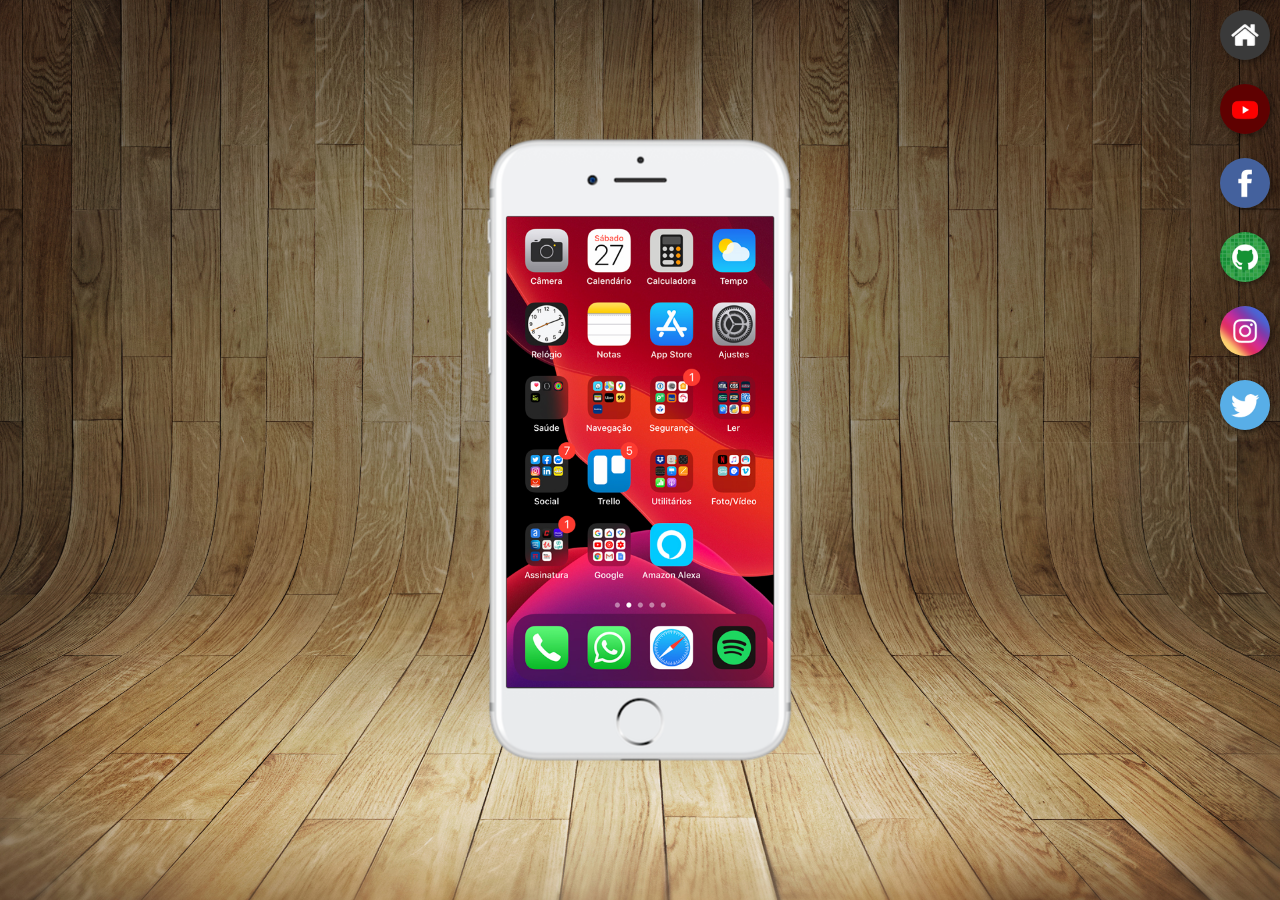
<file: index.html>
<!DOCTYPE html>
<html lang="pt-br">
<head>
    <meta charset="UTF-8">
    <meta name="viewport" content="width=device-width, initial-scale=1.0">
    <link rel="shortcut icon" href="favicon.ico" type="image/x-icon">
    <link rel="stylesheet" href="estilos/style.css">
    <title>Projeto Redes Sociais</title>
</head>
<body>
    <main>
        <section id="telefone">
            <iframe src="home.html" name="tela" id="tela" frameborder="0">Seu dispositivo não suporta esse conteúdo.</iframe>
        </section>
        <section id="redes-sociais">
            <a href="home.html" target="tela"><img src="imagens/logo-home.jpg" alt="Home"></a><br>
            <a href="youtube.html" target="tela"><img src="imagens/logo-youtube.jpg" alt="Youtube"></a><br>
            <a href="facebook.html" target="tela"><img src="imagens/logo-facebook.jpg" alt="Facebook"></a><br>
            <a href="github.html" target="tela"><img src="imagens/logo-github.jpg" alt="Github"></a><br>
            <a href="instagram.html" target="tela"><img src="imagens/logo-instagram.jpg" alt="Instagram"></a><br>
            <a href="twitter.html" target="tela"><img src="imagens/logo-twitter.jpg" alt="Twitter"></a><br>
        </section>
    </main>
</body>
</html>
</file>
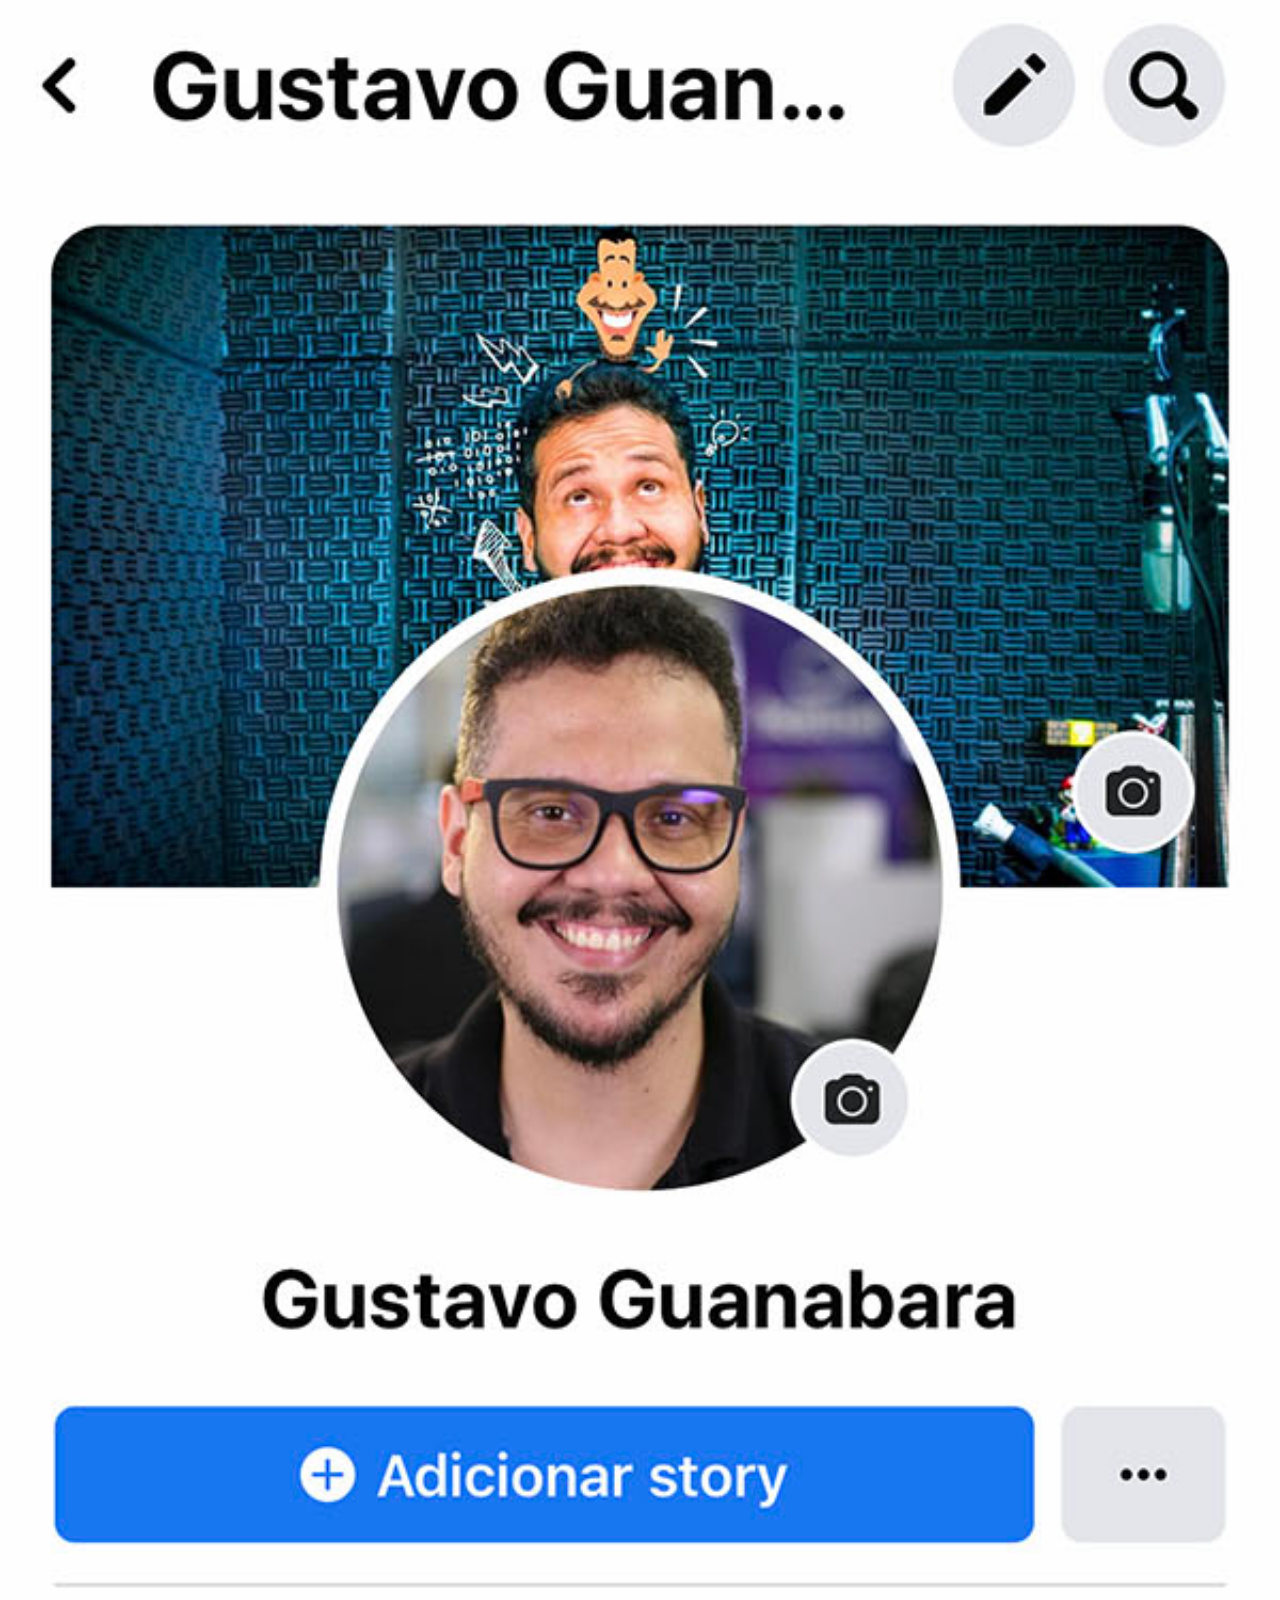
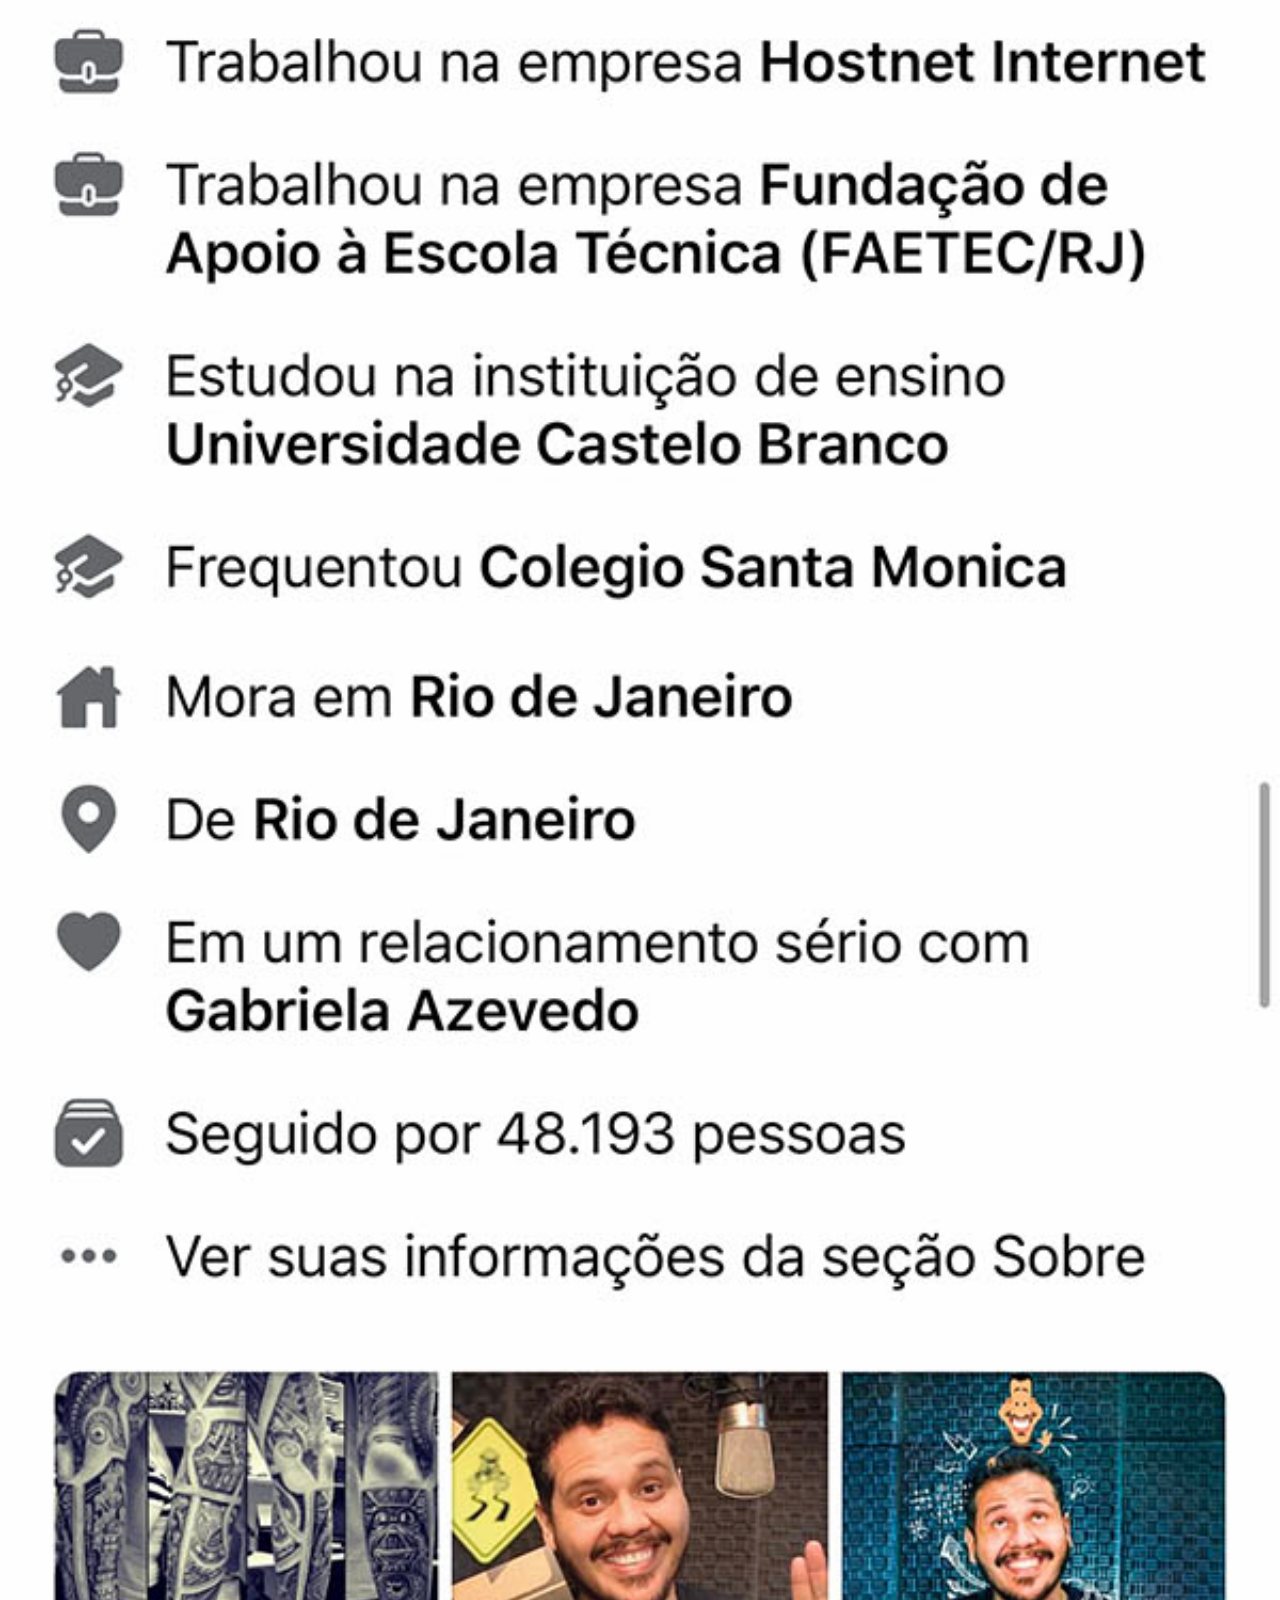
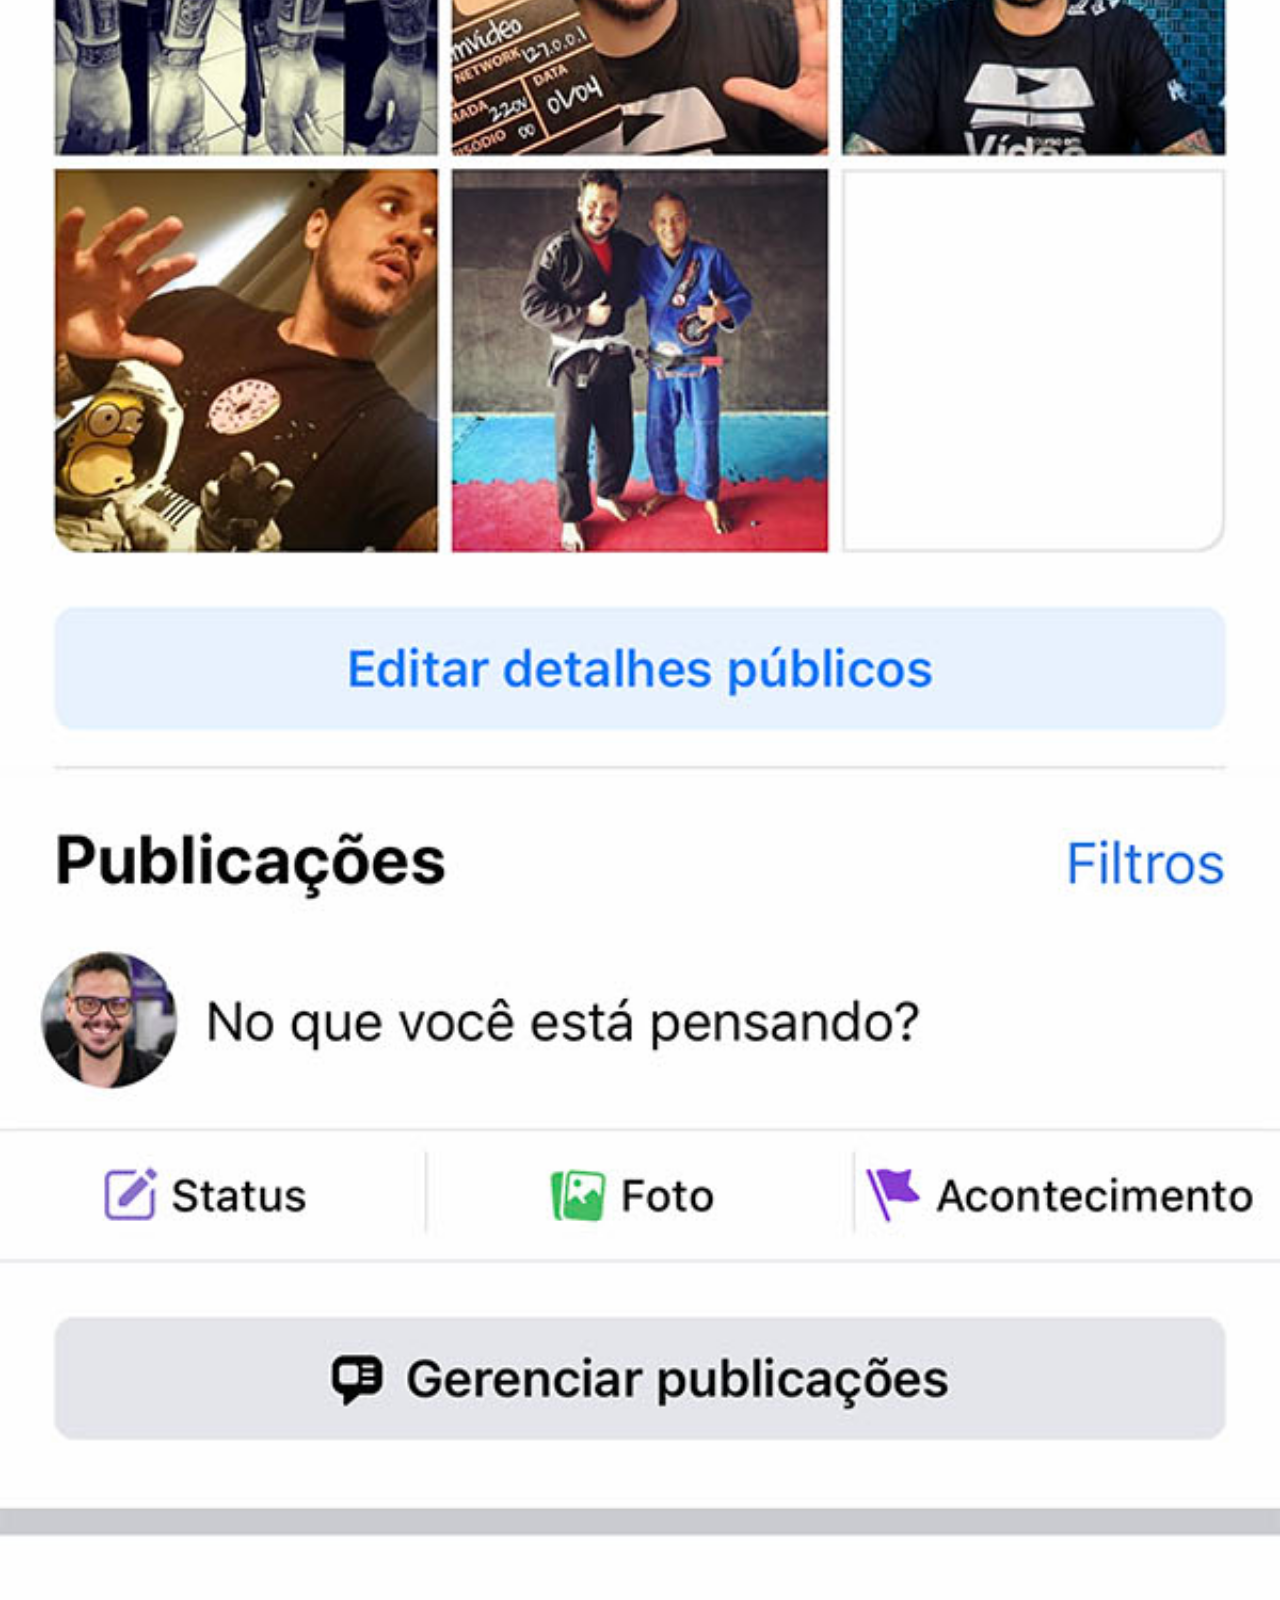
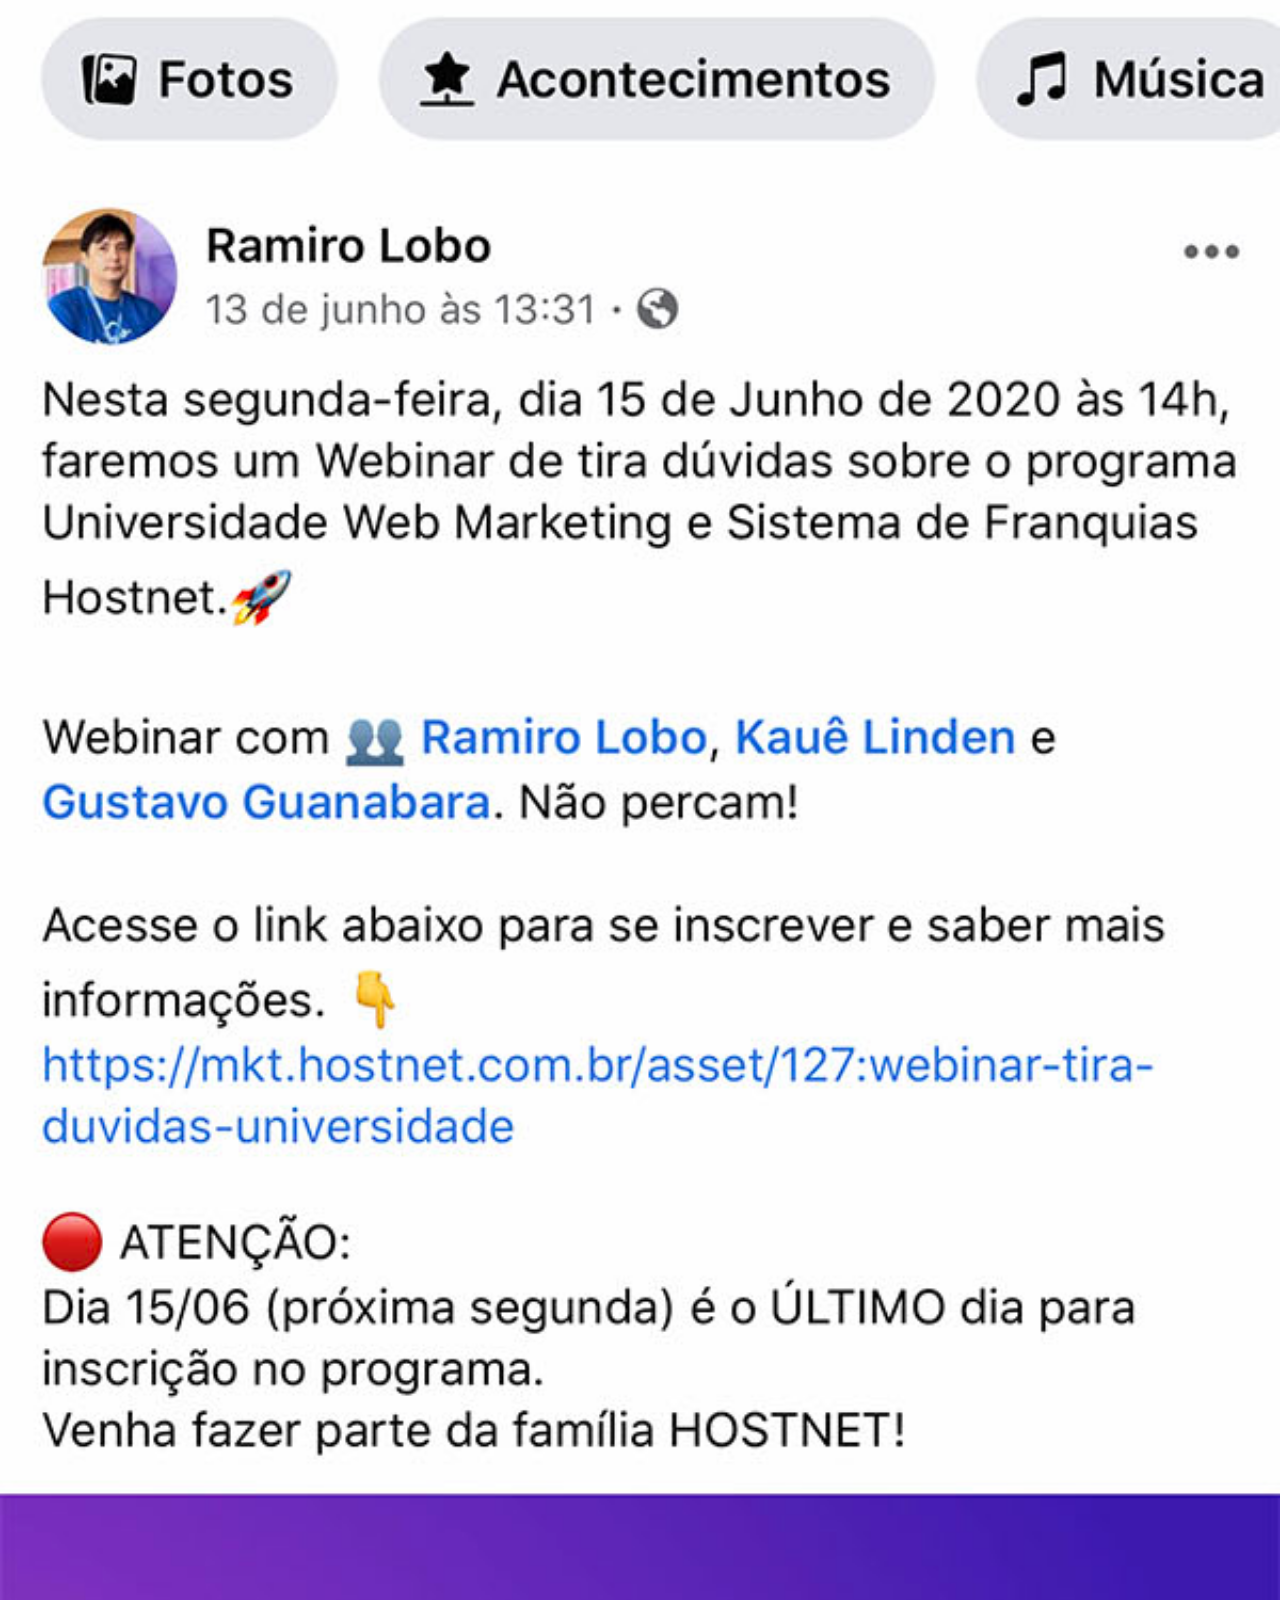
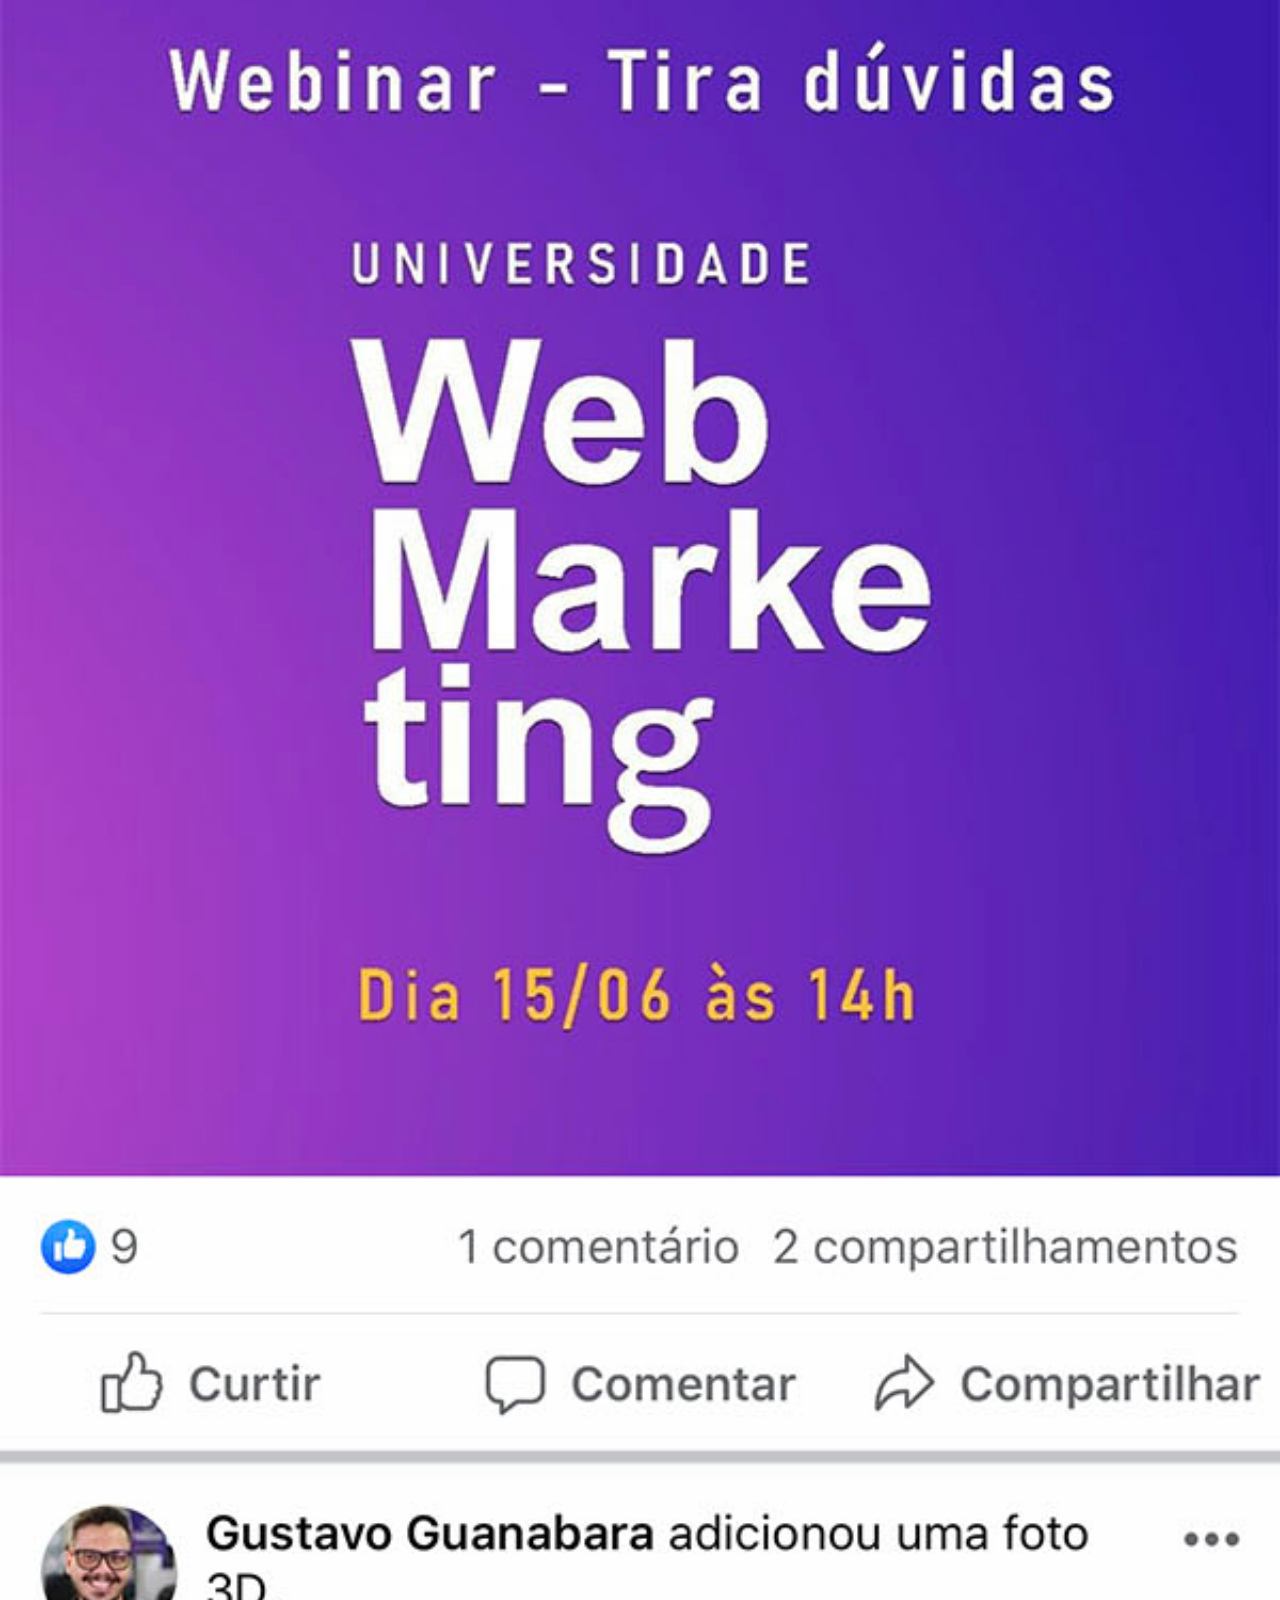
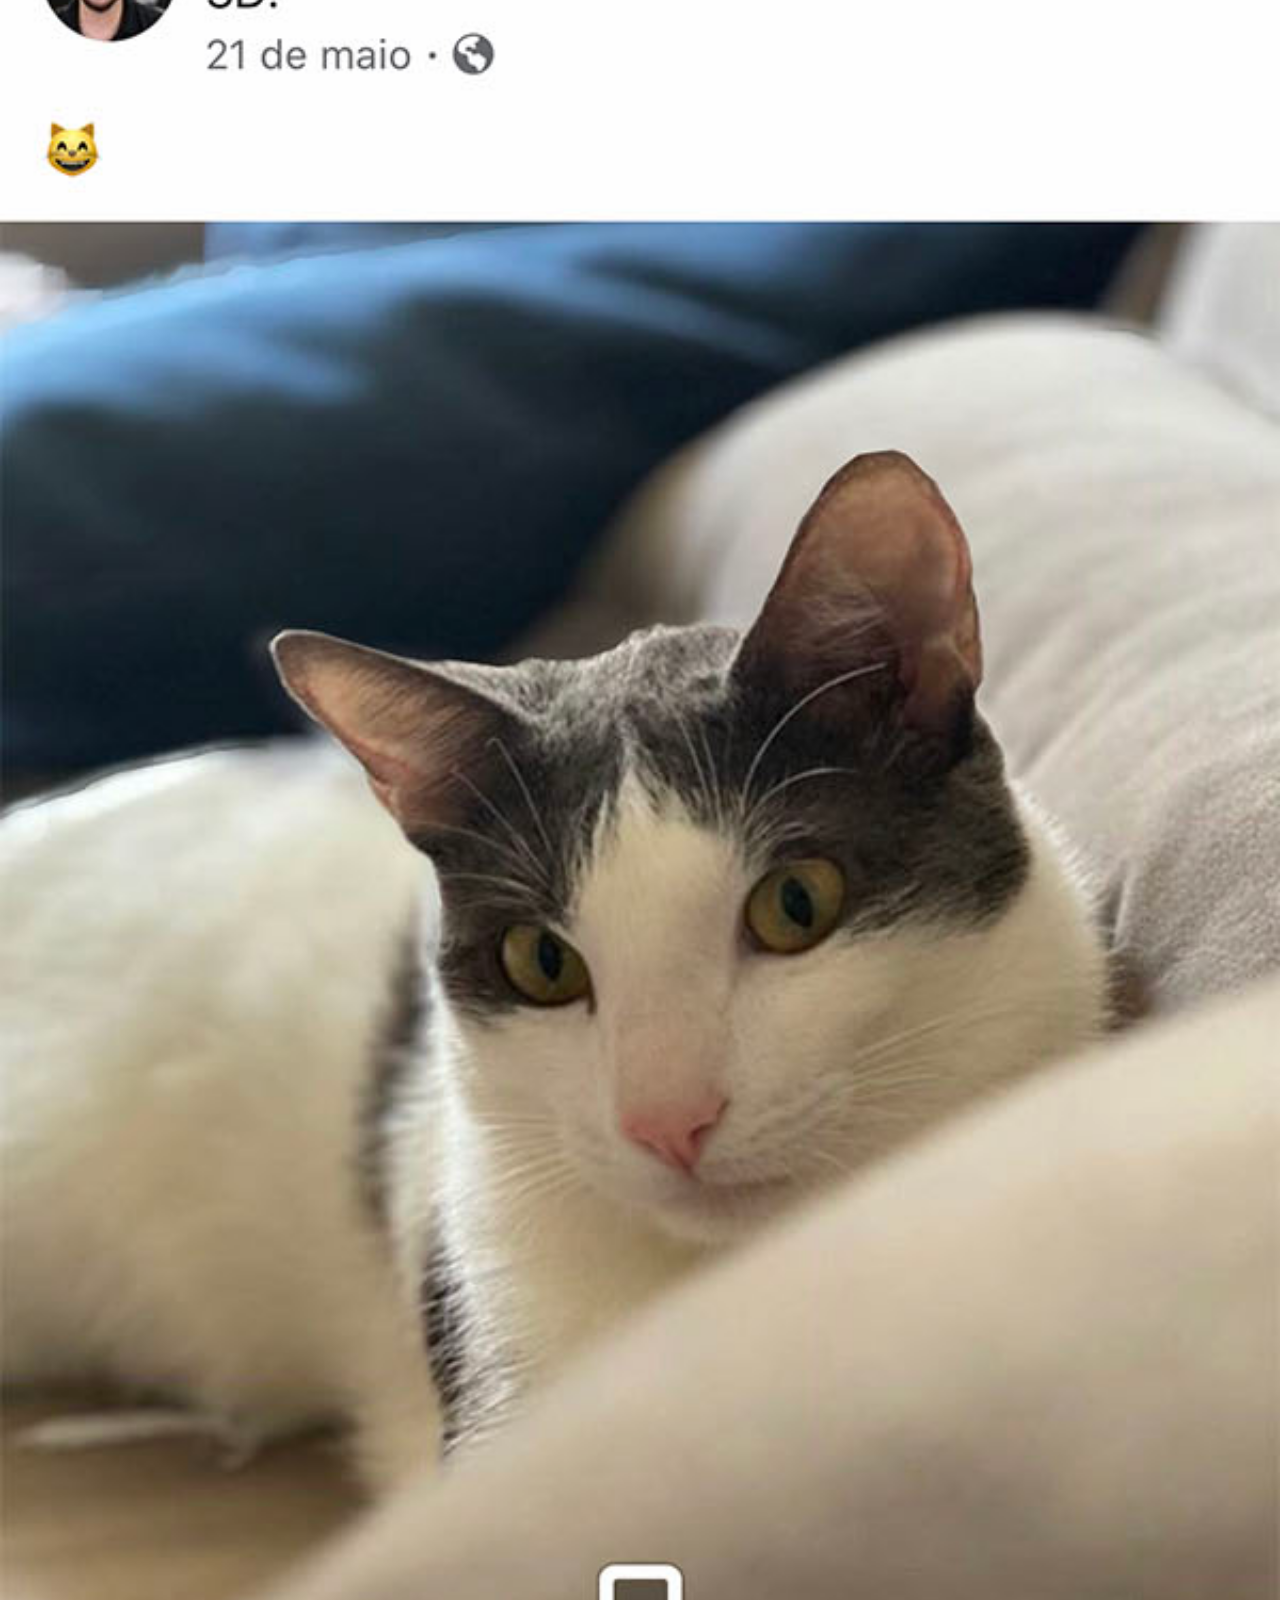
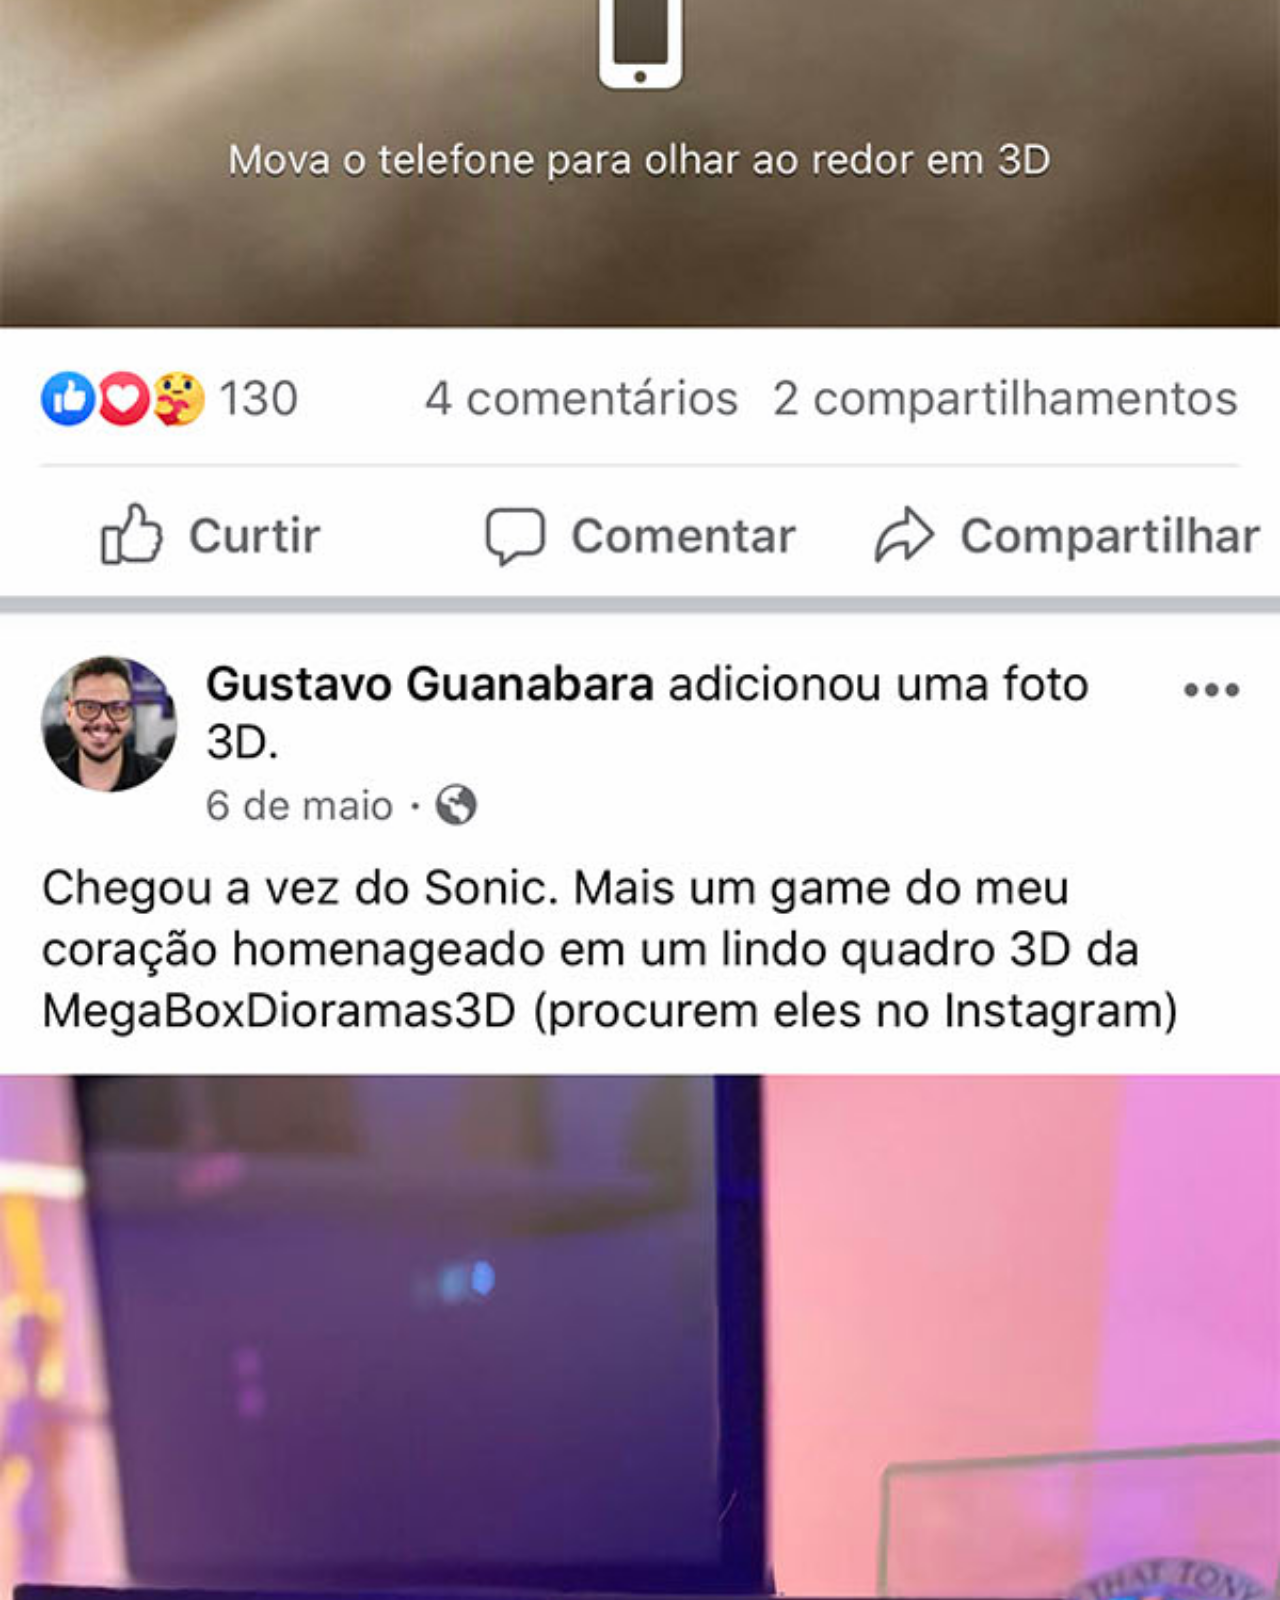
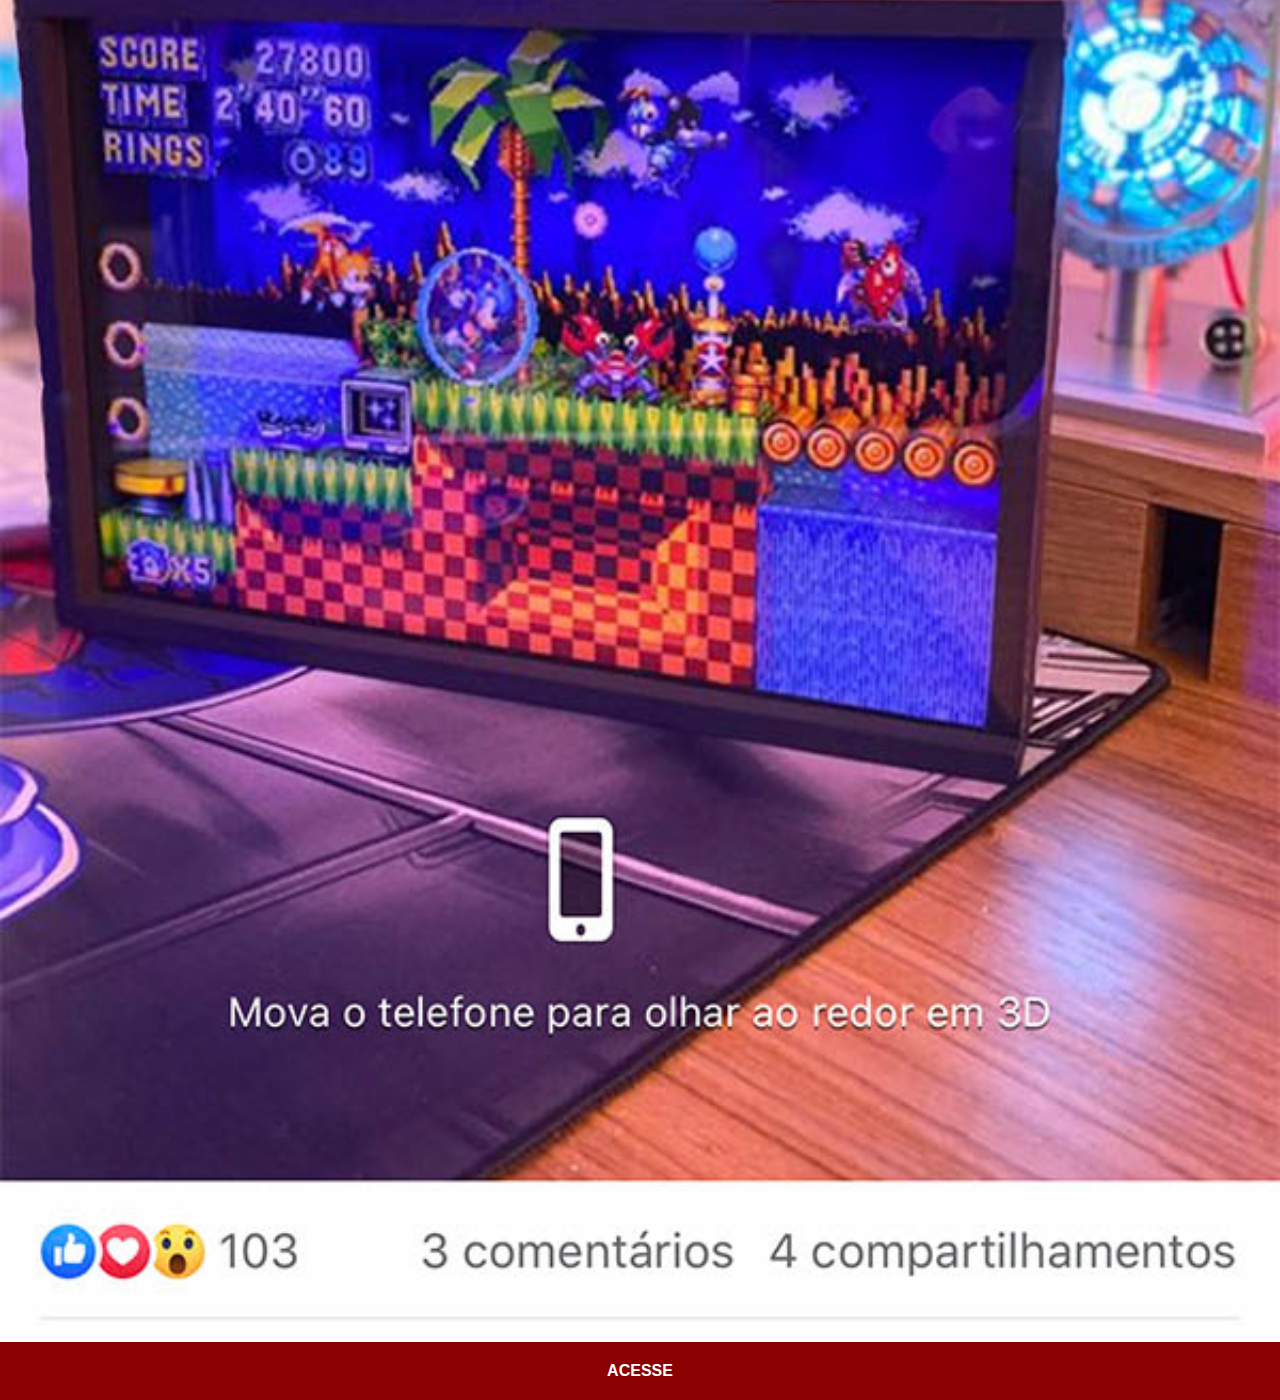
<file: facebook.html>
<!DOCTYPE html>
<html lang="pt-br">
<head>
    <meta charset="UTF-8">
    <meta name="viewport" content="width=device-width, initial-scale=1.0">
    <title>Facebook</title>
    <link rel="stylesheet" href="estilos/social.css">
</head>
<body>
    <img src="imagens/tela-facebook.jpg" alt="Facebook">
    <a href="https://www.facebook.com/CursosEmVideo/?locale=pt_BR">ACESSE</a>
</body>
</html>
</file>
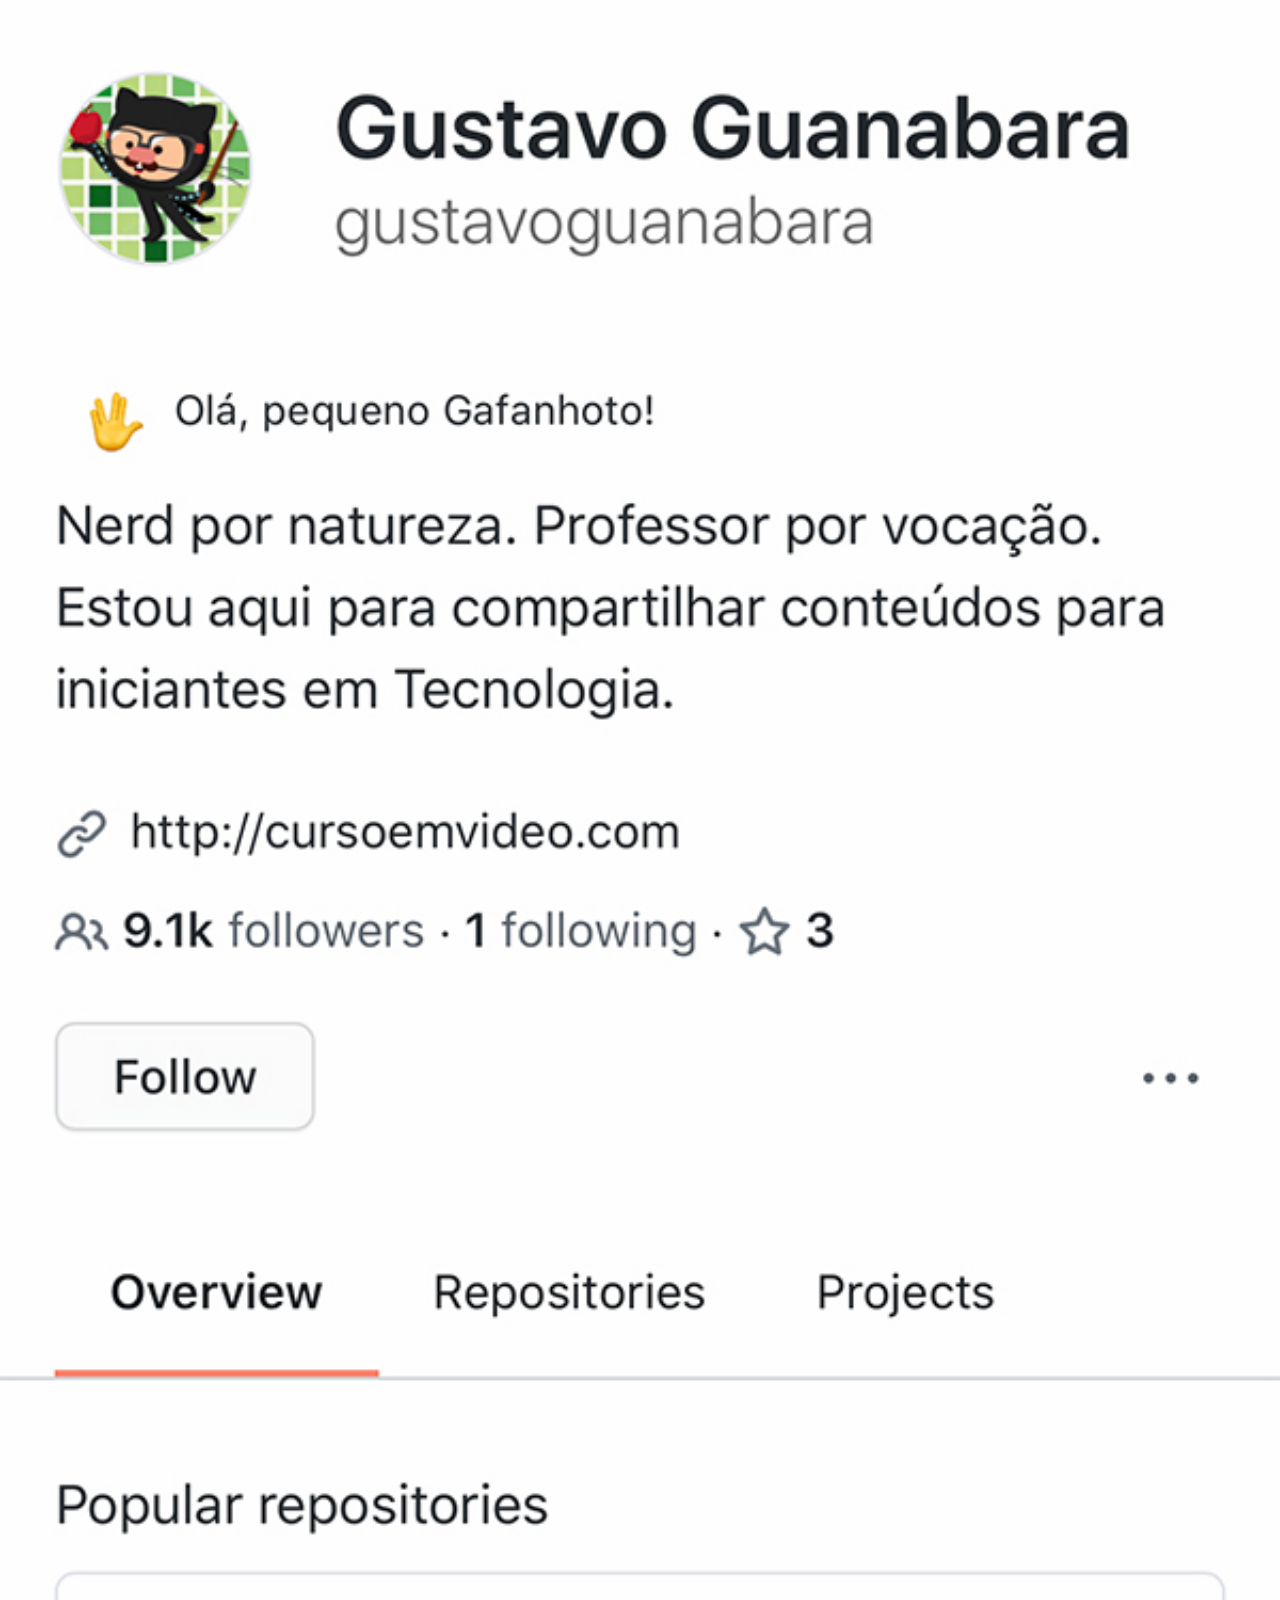
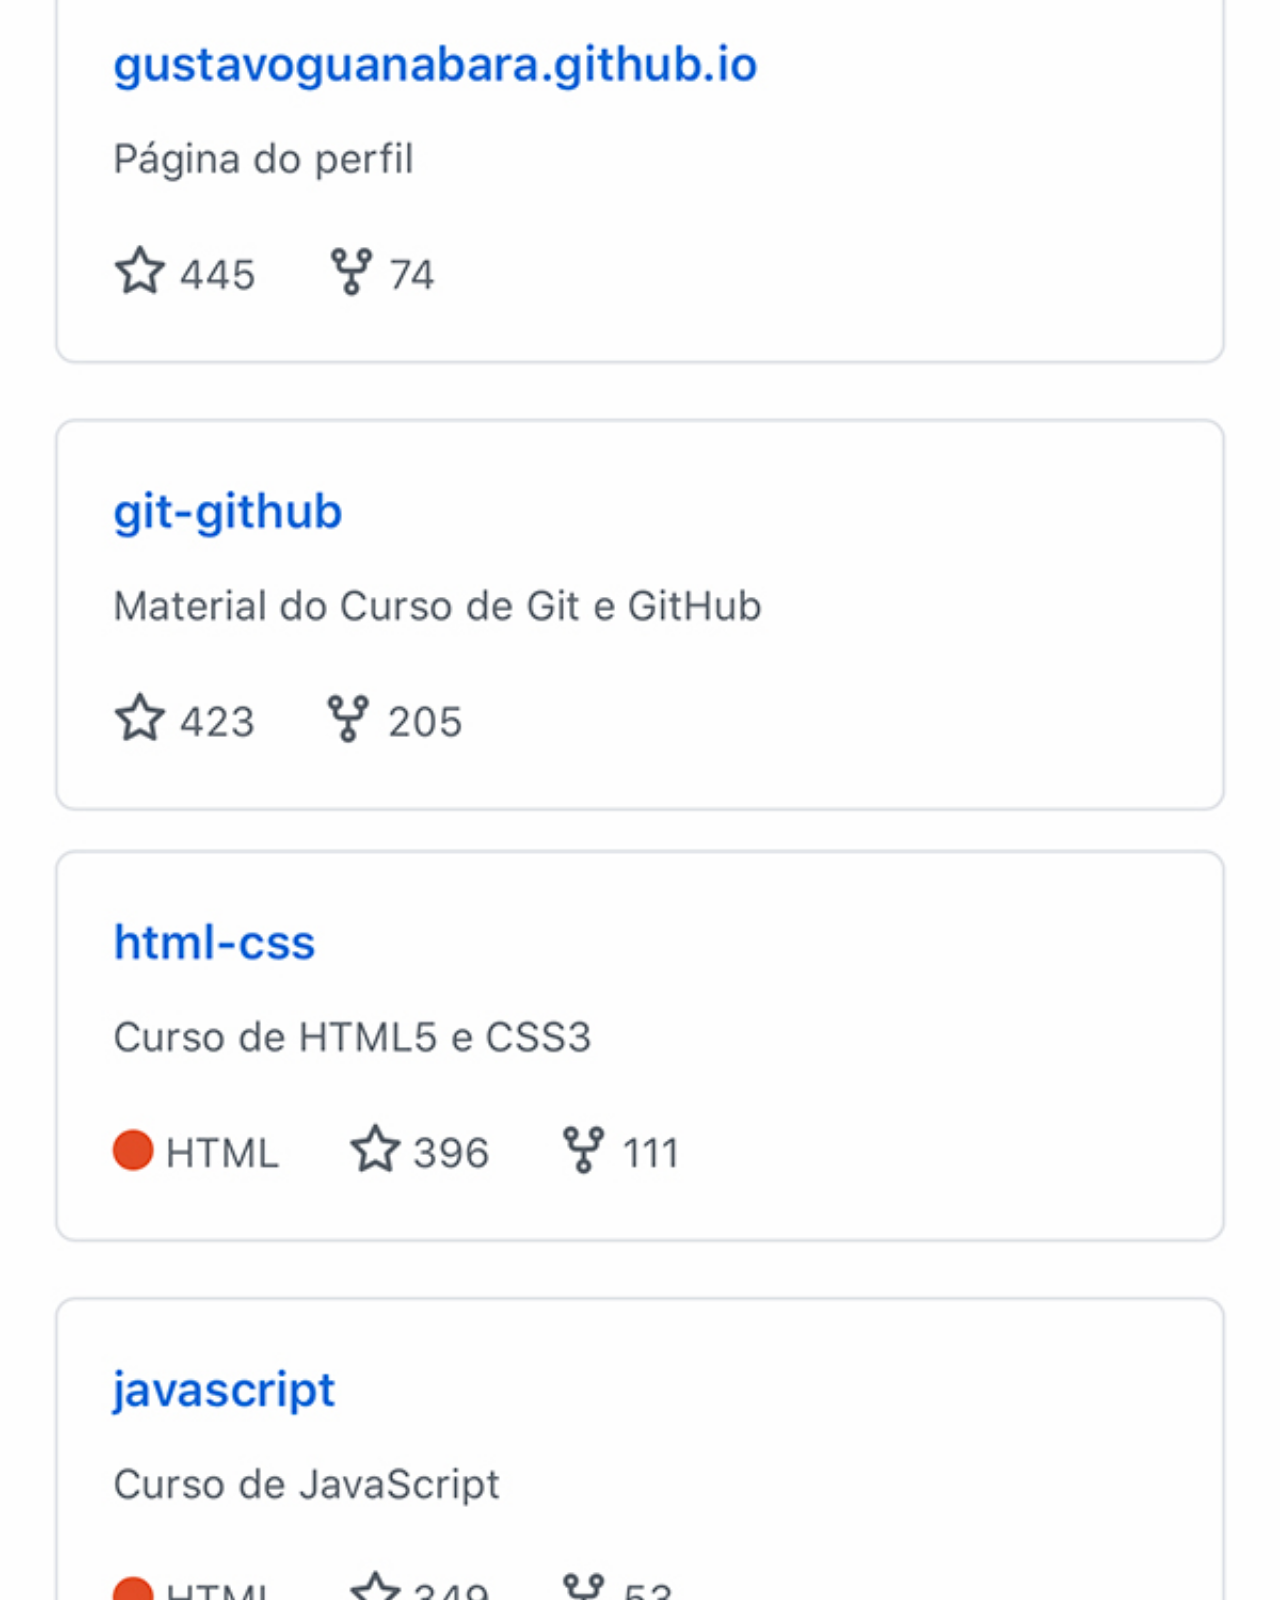
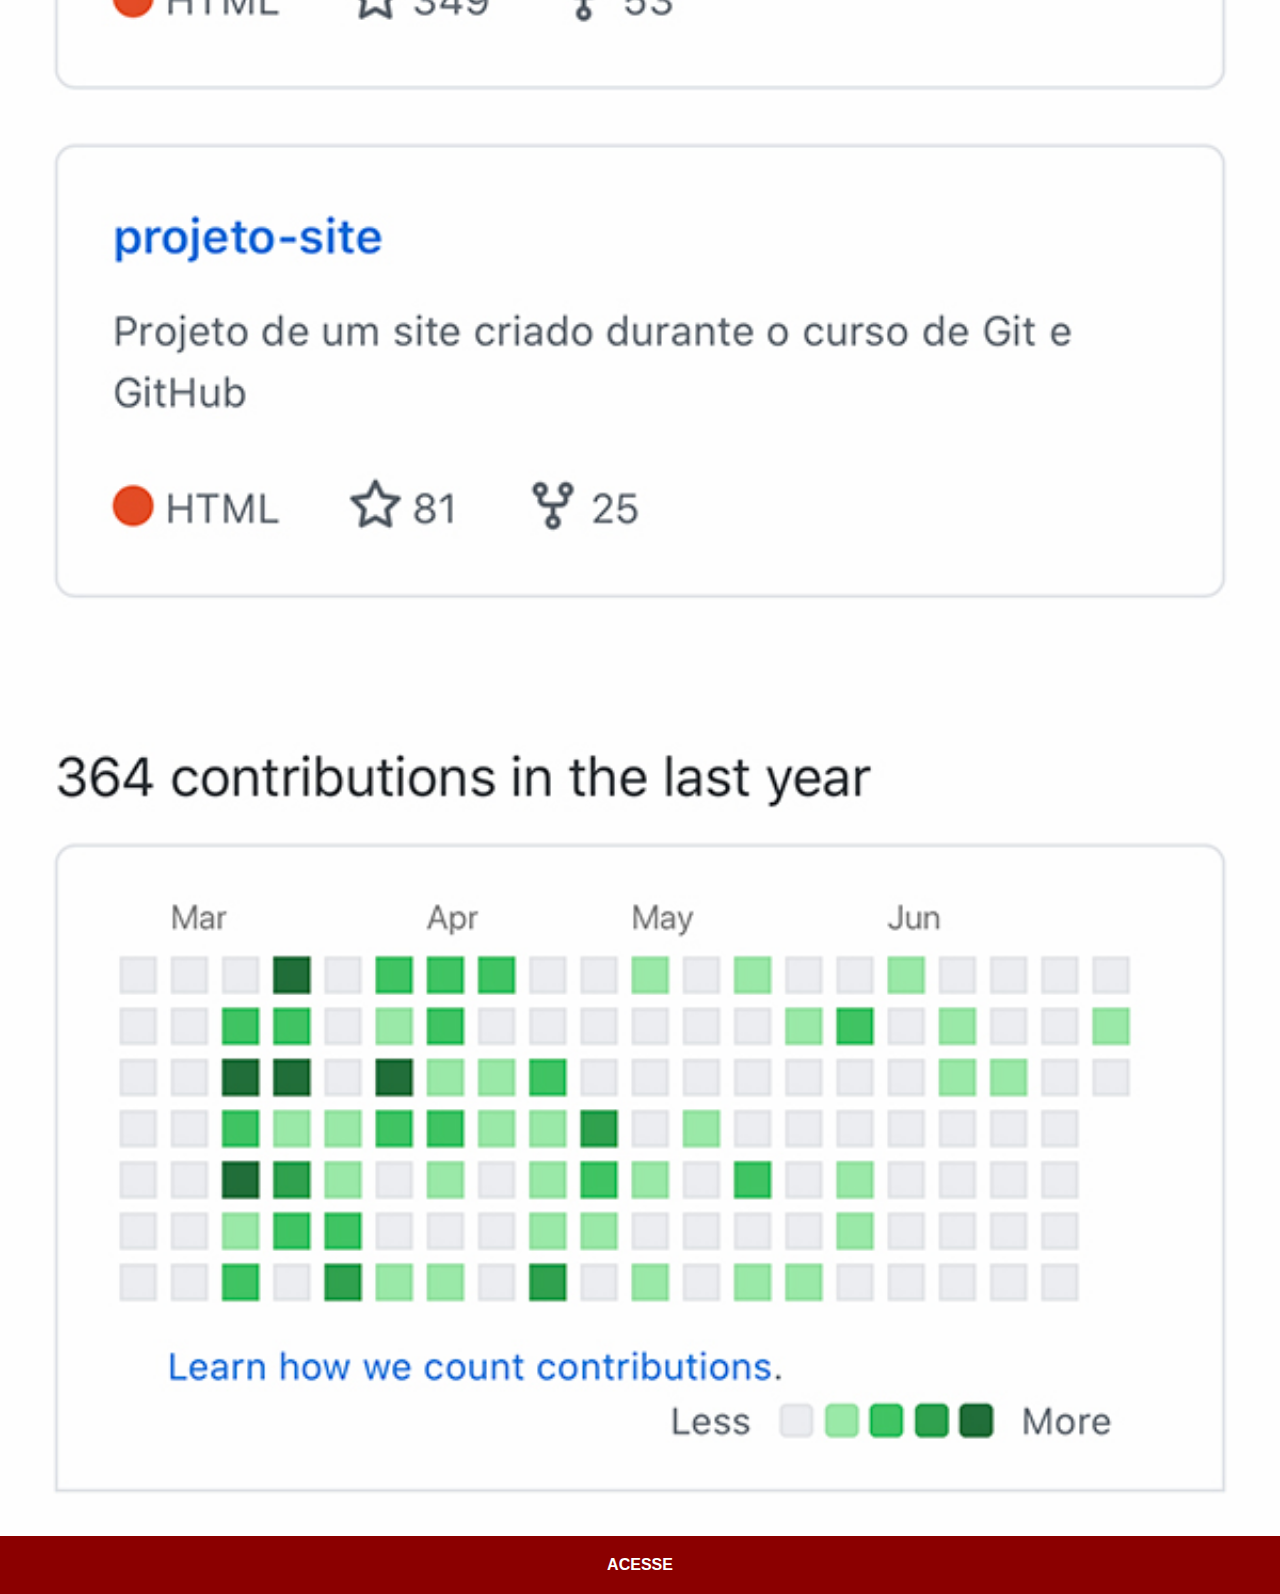
<file: github.html>
<!DOCTYPE html>
<html lang="pt-br">
<head>
    <meta charset="UTF-8">
    <meta name="viewport" content="width=device-width, initial-scale=1.0">
    <title>Github</title>
    <link rel="stylesheet" href="estilos/social.css">
</head>
<body>
    <img src="imagens/tela-github.jpg" alt="Github">
    <a href="https://github.com/gustavoguanabara" target="_blank">ACESSE</a>
</body>
</html>
</file>
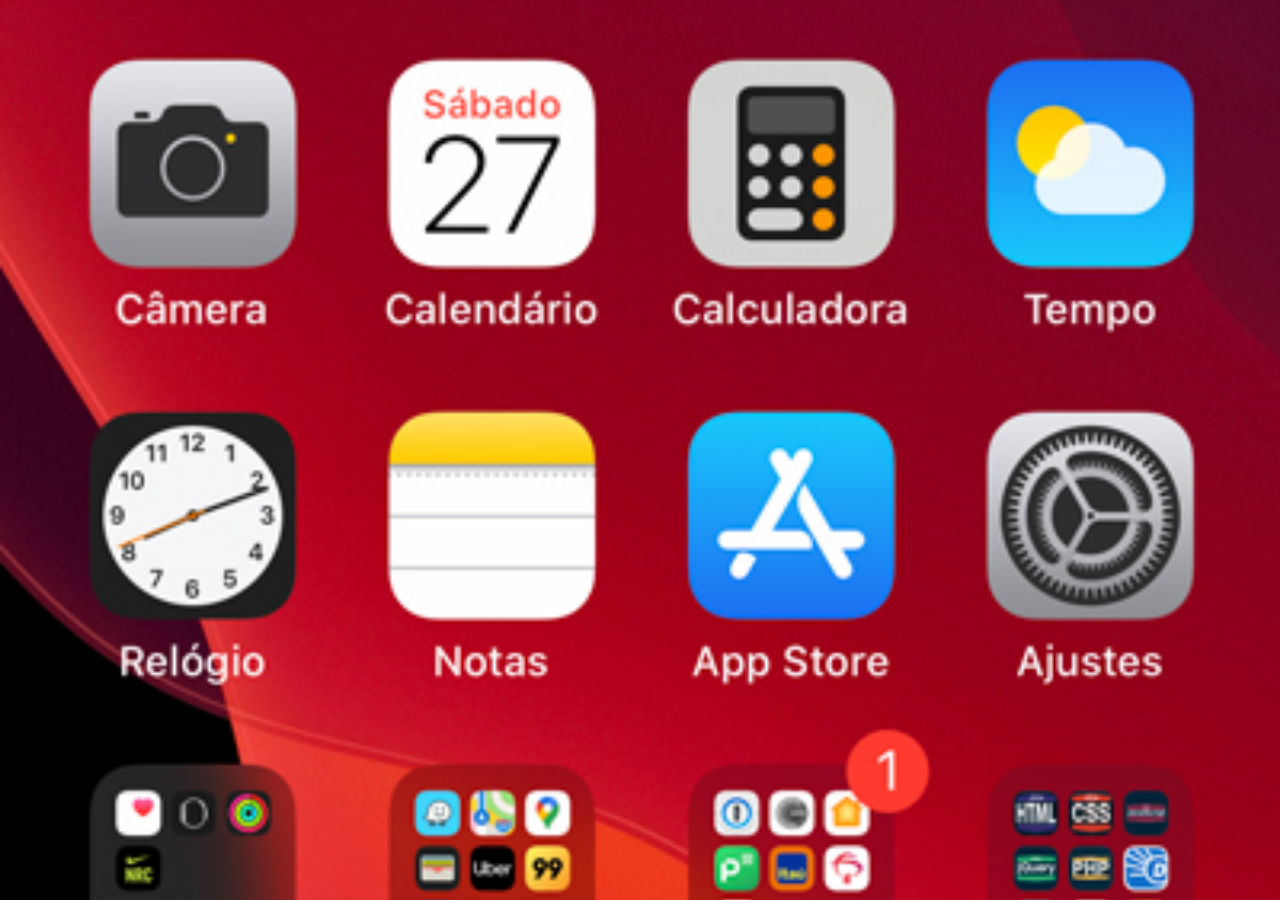
<file: home.html>
<!DOCTYPE html>
<html lang="pt-br">
<head>
    <meta charset="UTF-8">
    <meta name="viewport" content="width=device-width, initial-scale=1.0">
    <title>Home</title>
    <style>
        * {
            margin: 0px;
            padding: 0px;
        }

        body {
            height: 100vh;
            width: 100vw;
            background: black url(imagens/tela-home.jpg) no-repeat top center;
            background-size: cover;
        }

    </style>
</head>
<body>
    
</body>
</html>
</file>
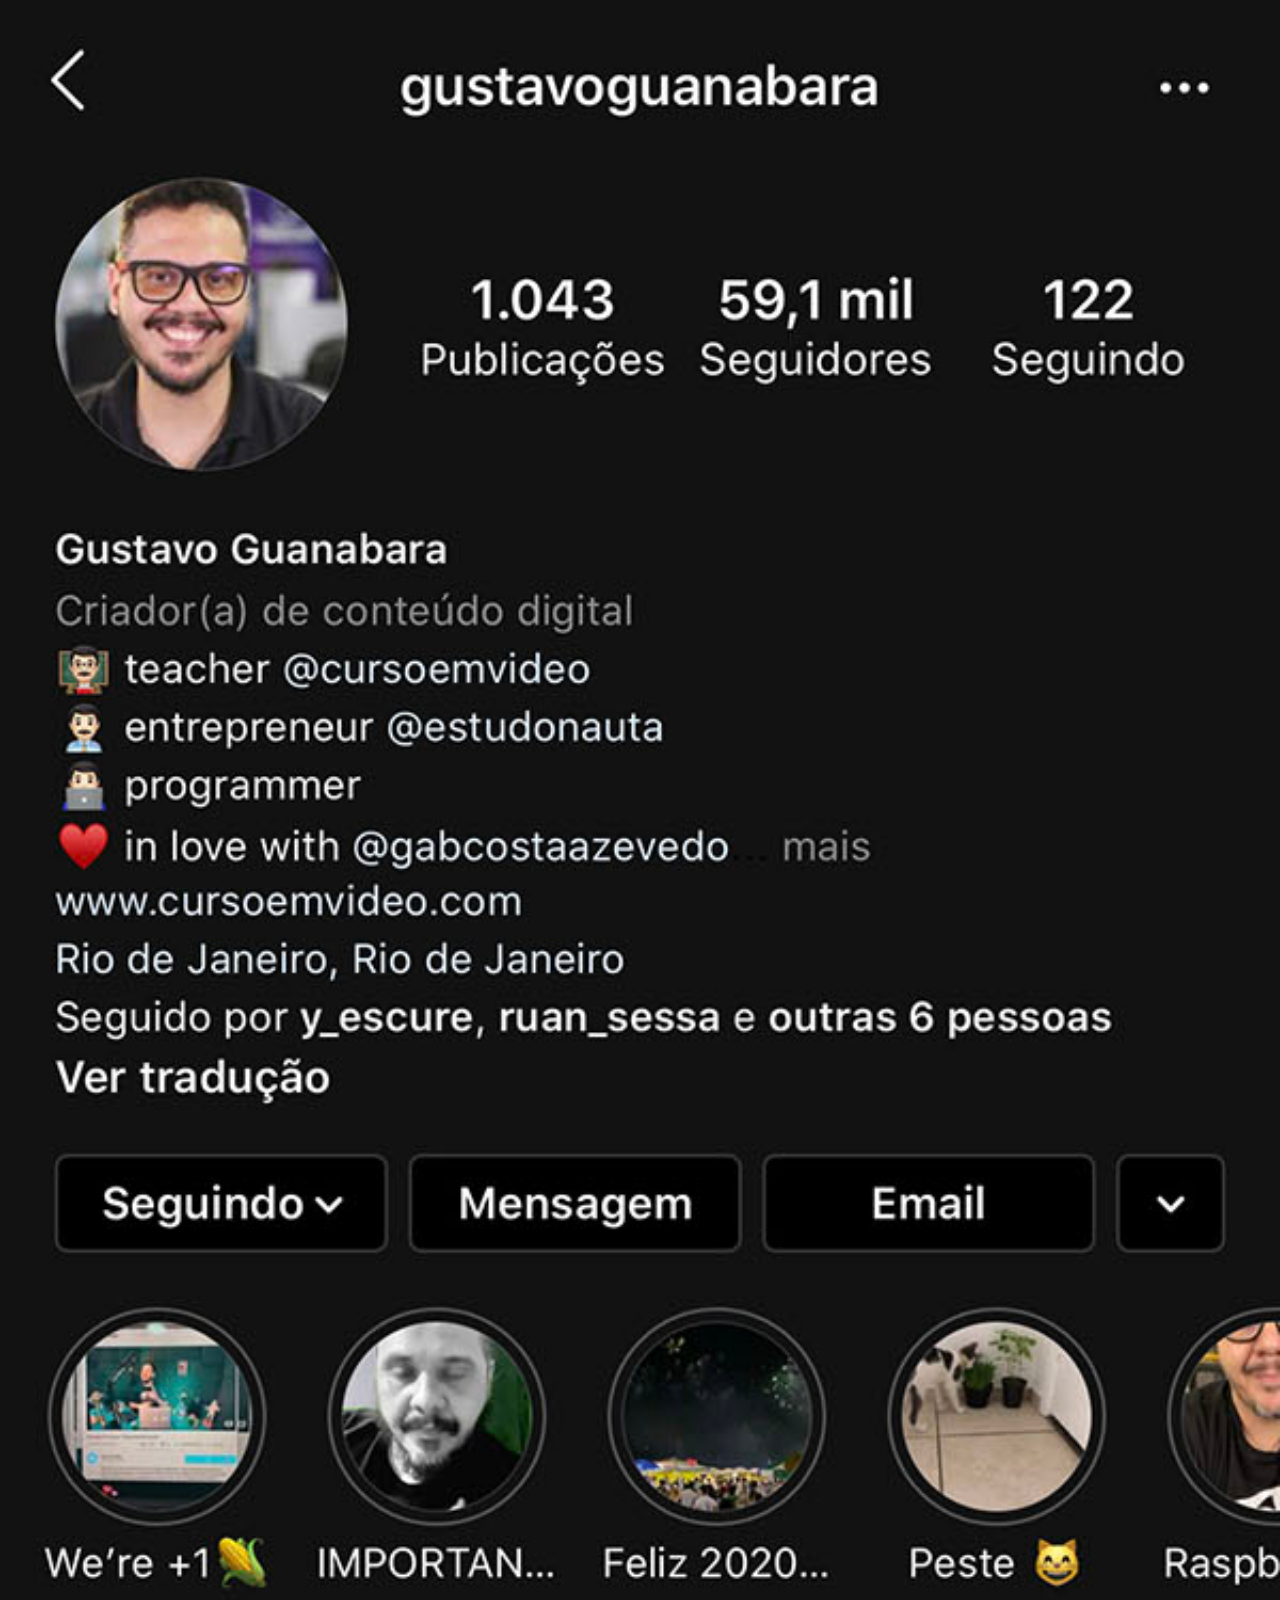
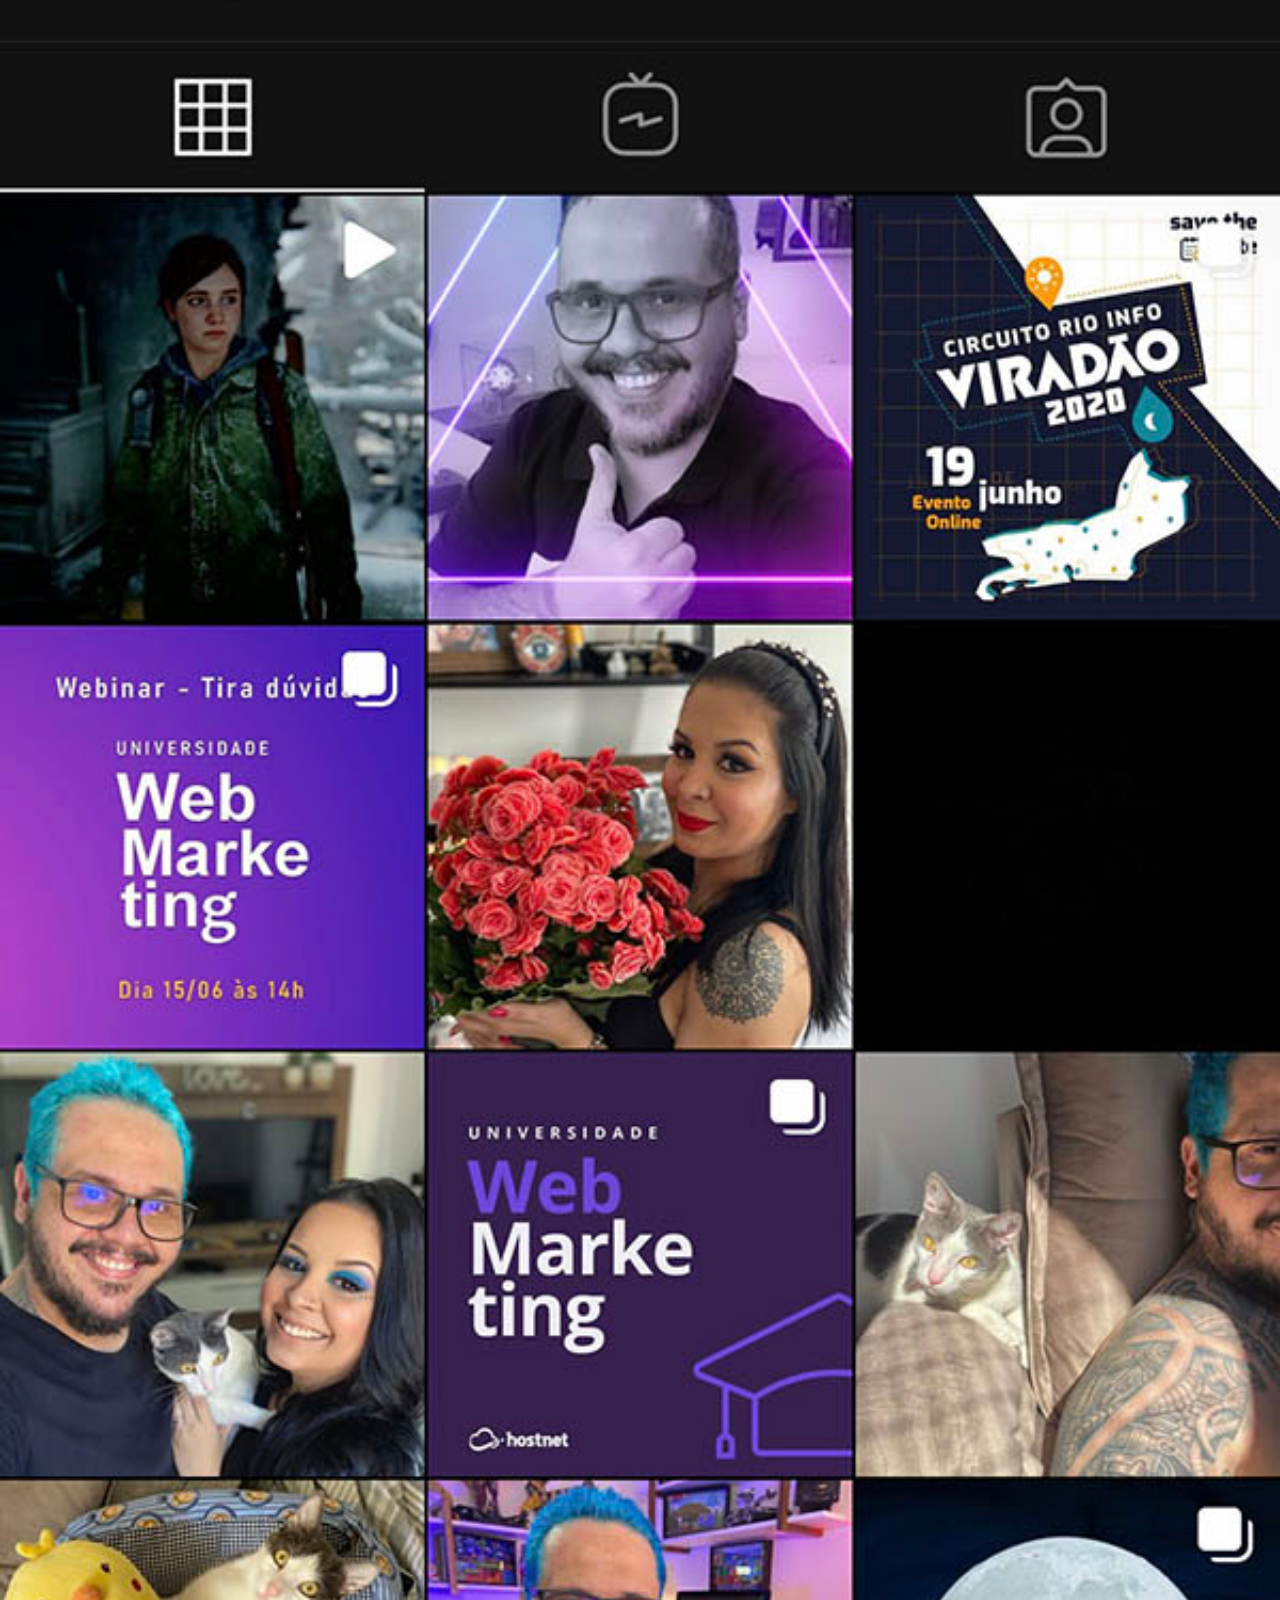
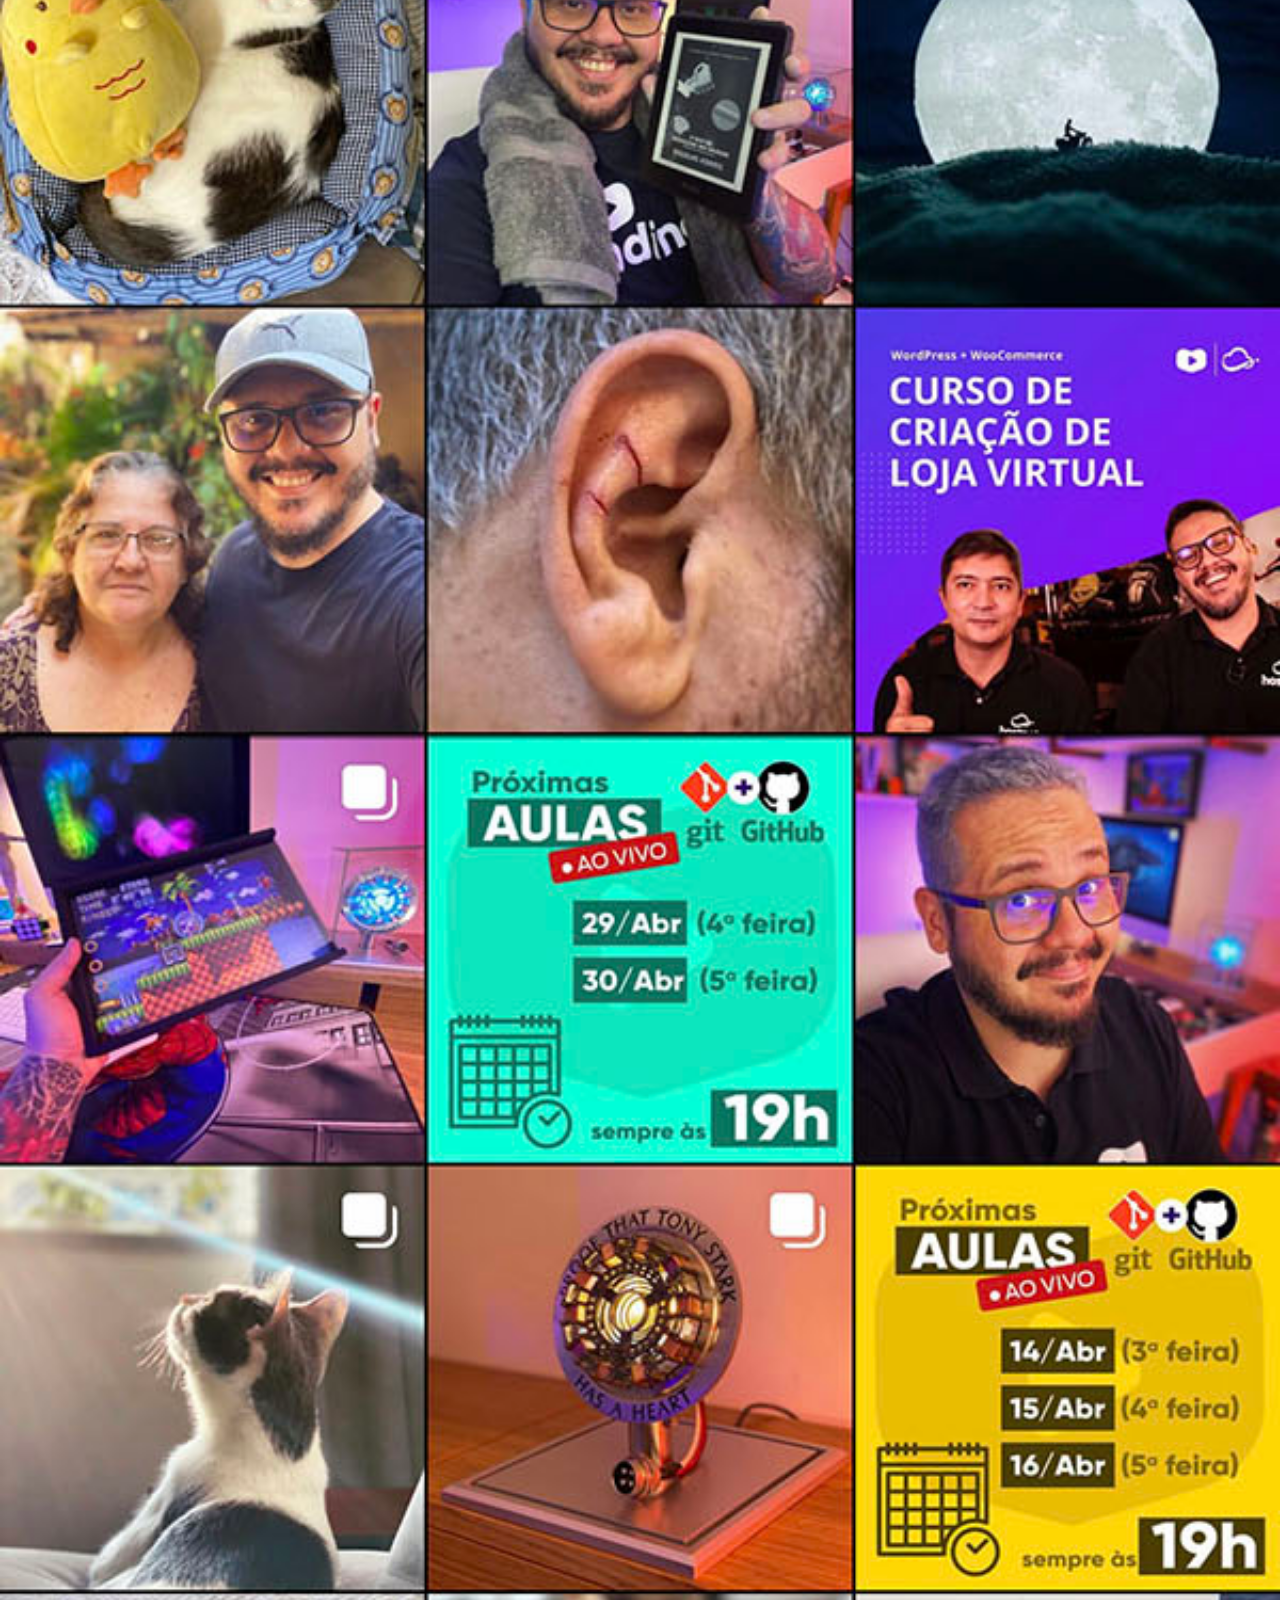
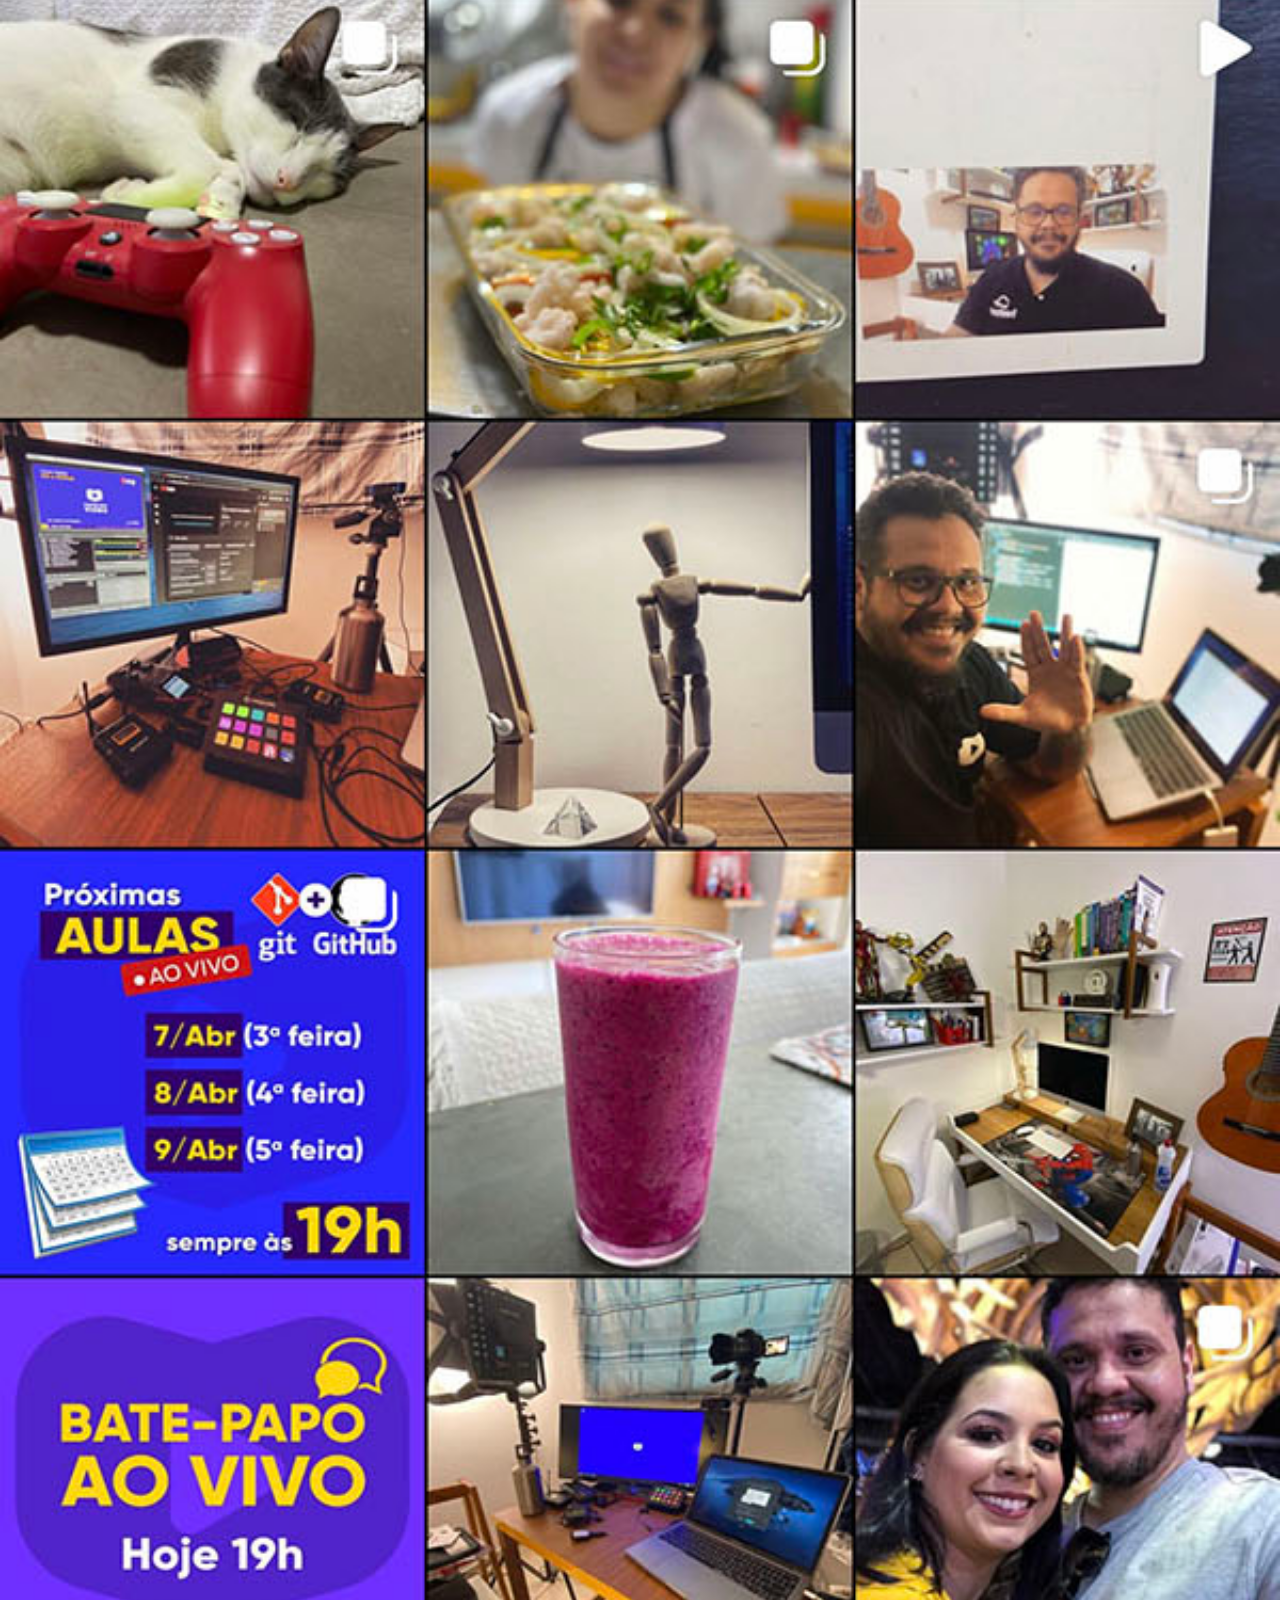
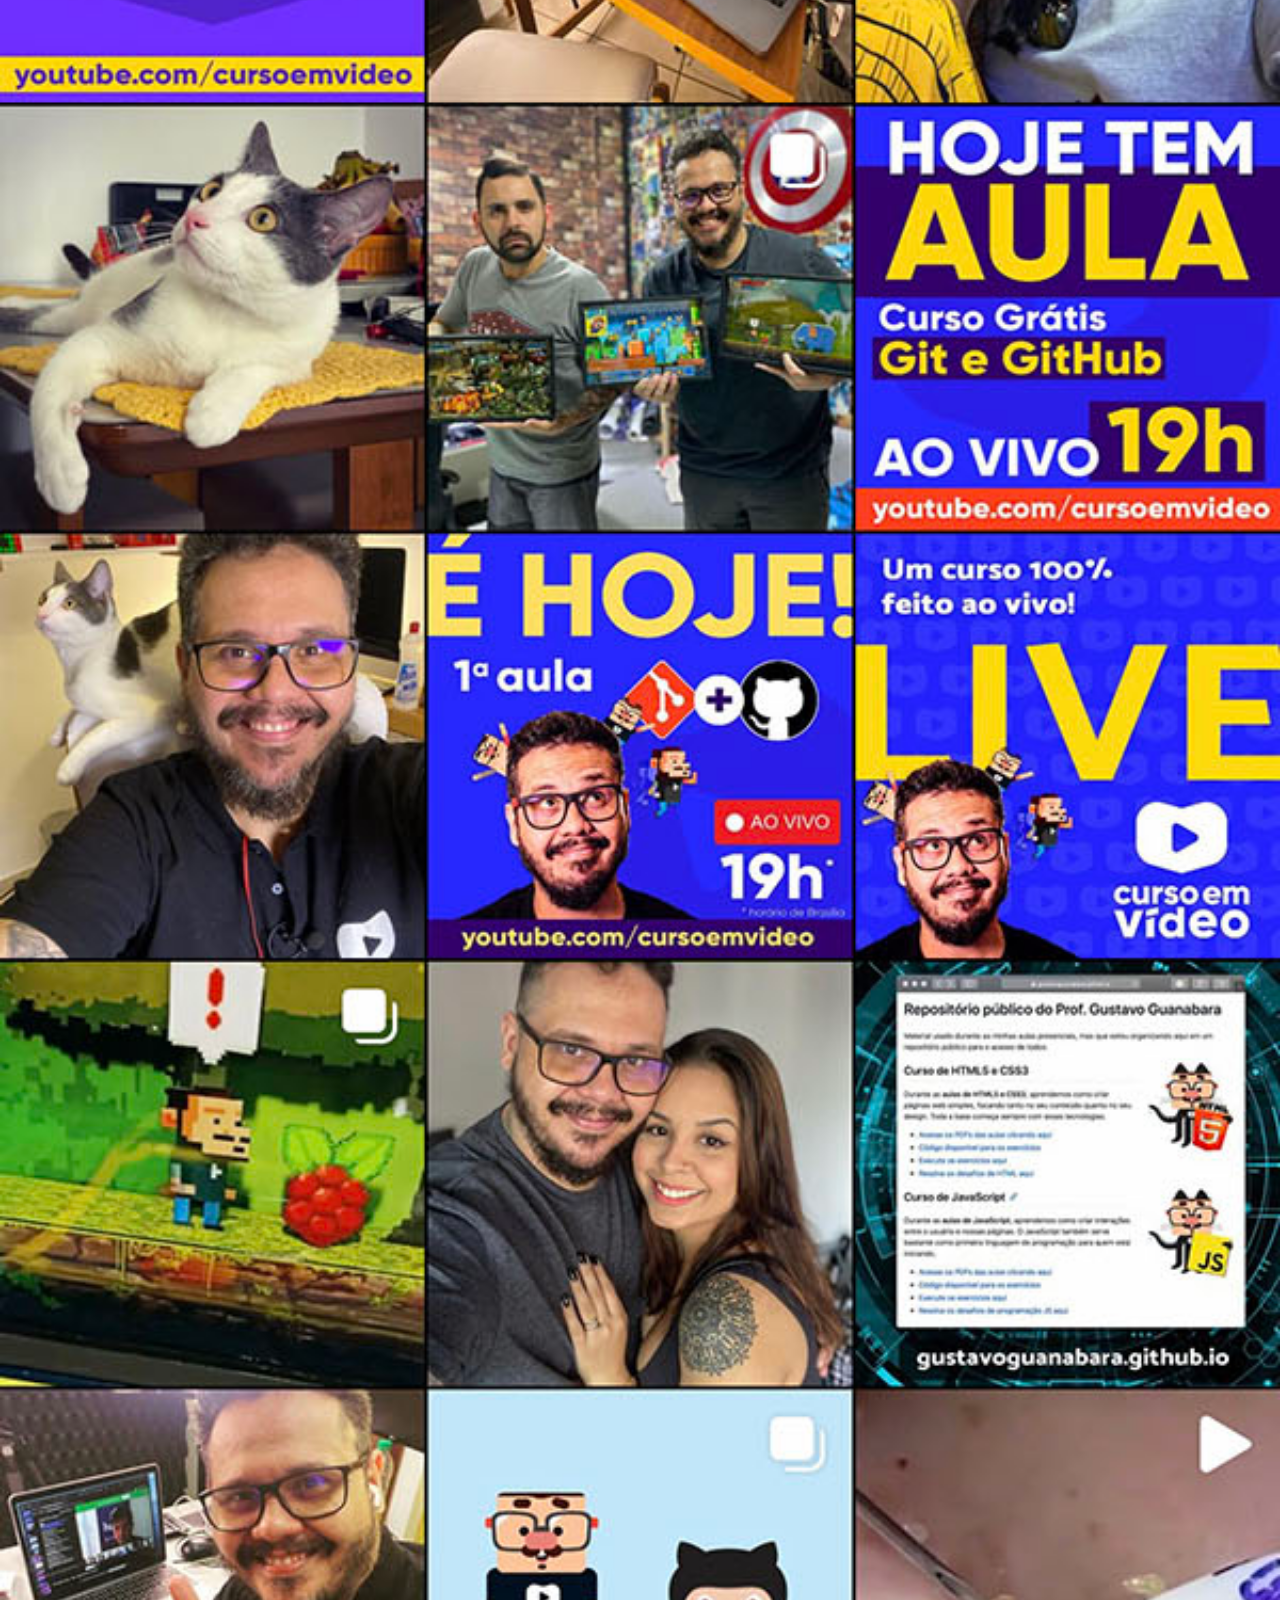
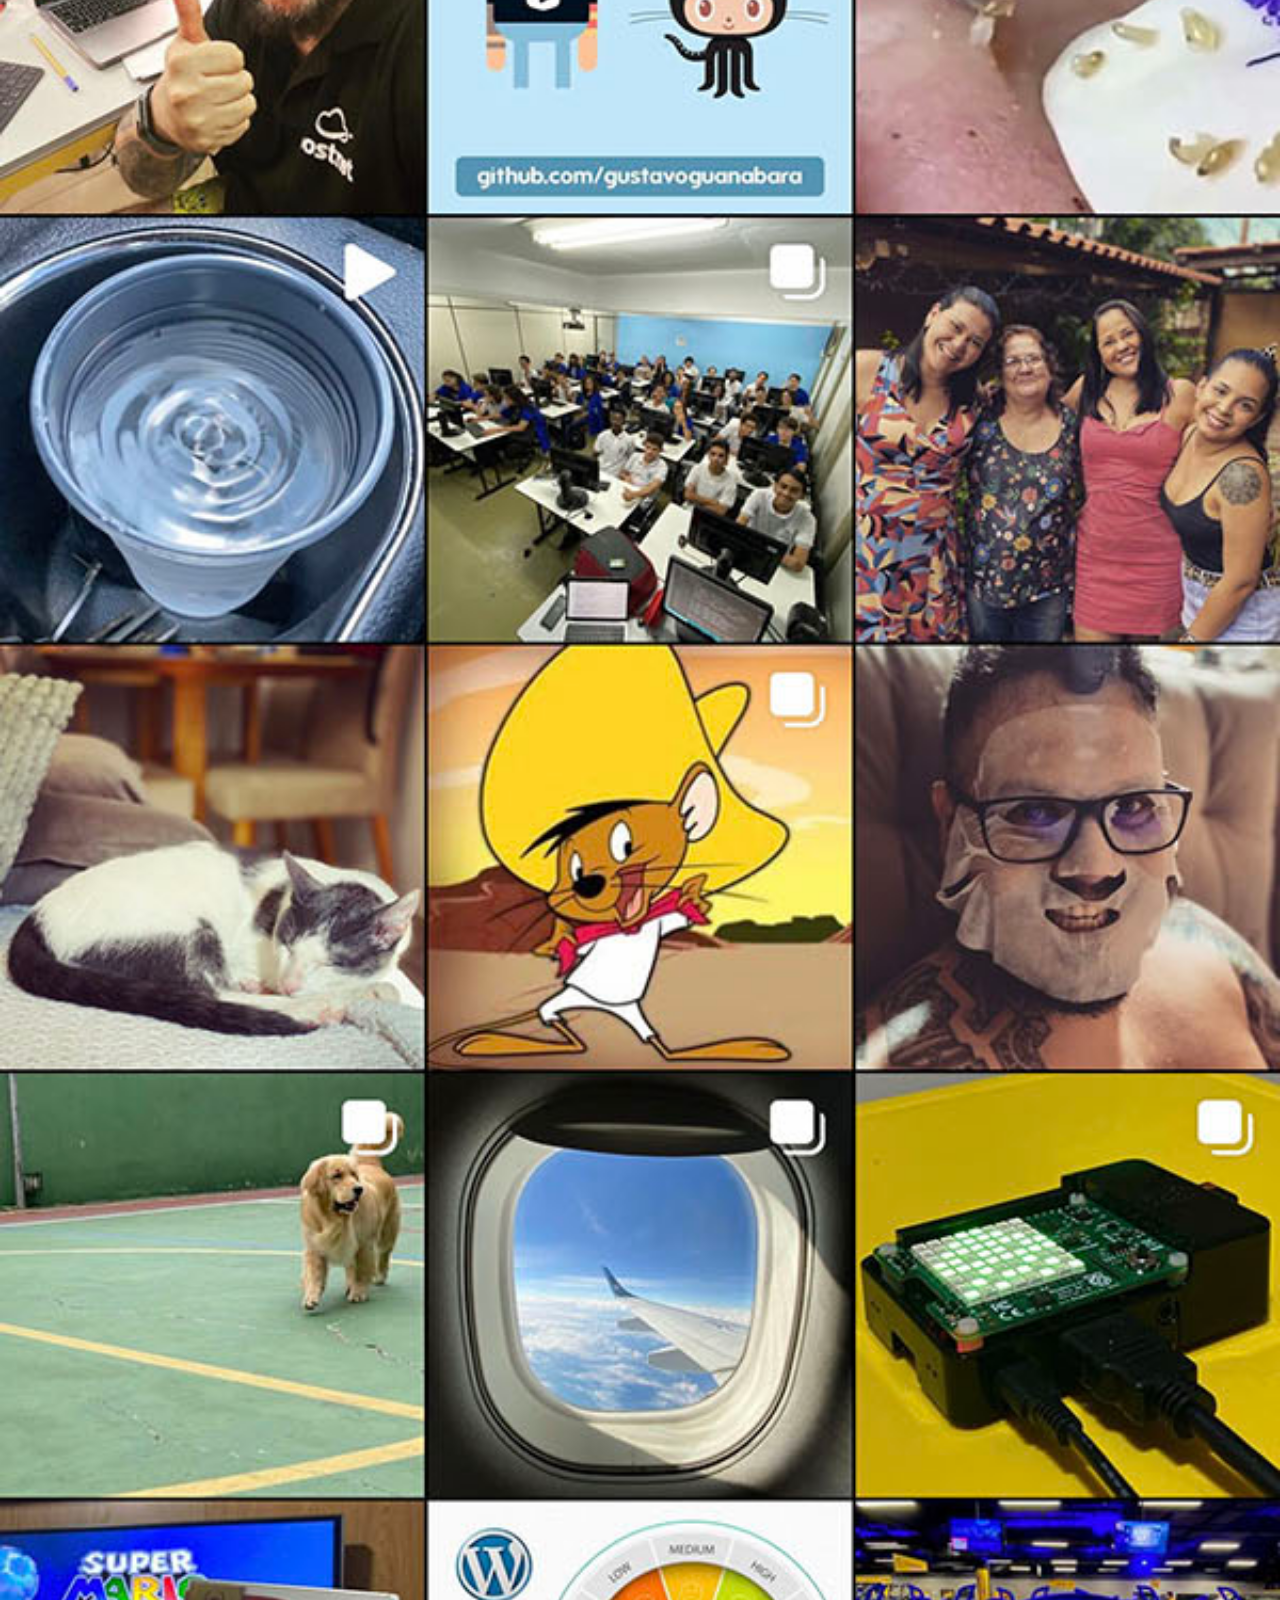
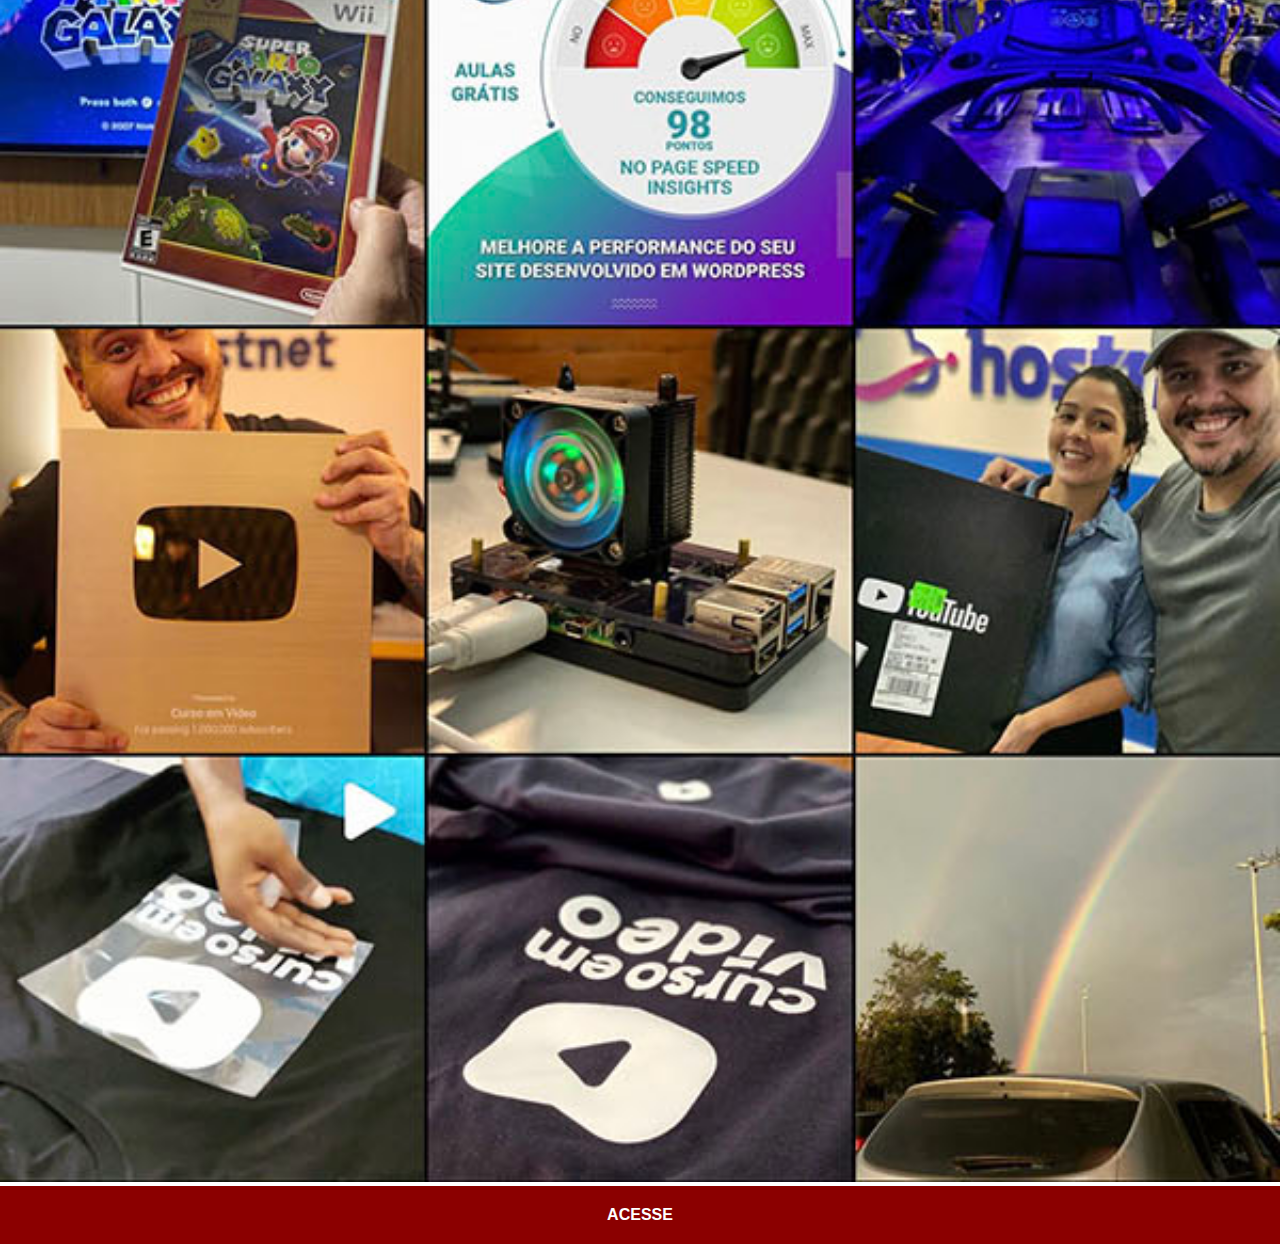
<file: instagram.html>
<!DOCTYPE html>
<html lang="pt-br">
<head>
    <meta charset="UTF-8">
    <meta name="viewport" content="width=device-width, initial-scale=1.0">
    <title>Instagram</title>
    <link rel="stylesheet" href="estilos/social.css">
</head>
<body>
    <img src="imagens/tela-instagram.jpg" alt="Instagram">
    <a href="https://www.instagram.com/gustavoguanabara/?hl=pt">ACESSE</a>
</body>
</html>
</file>
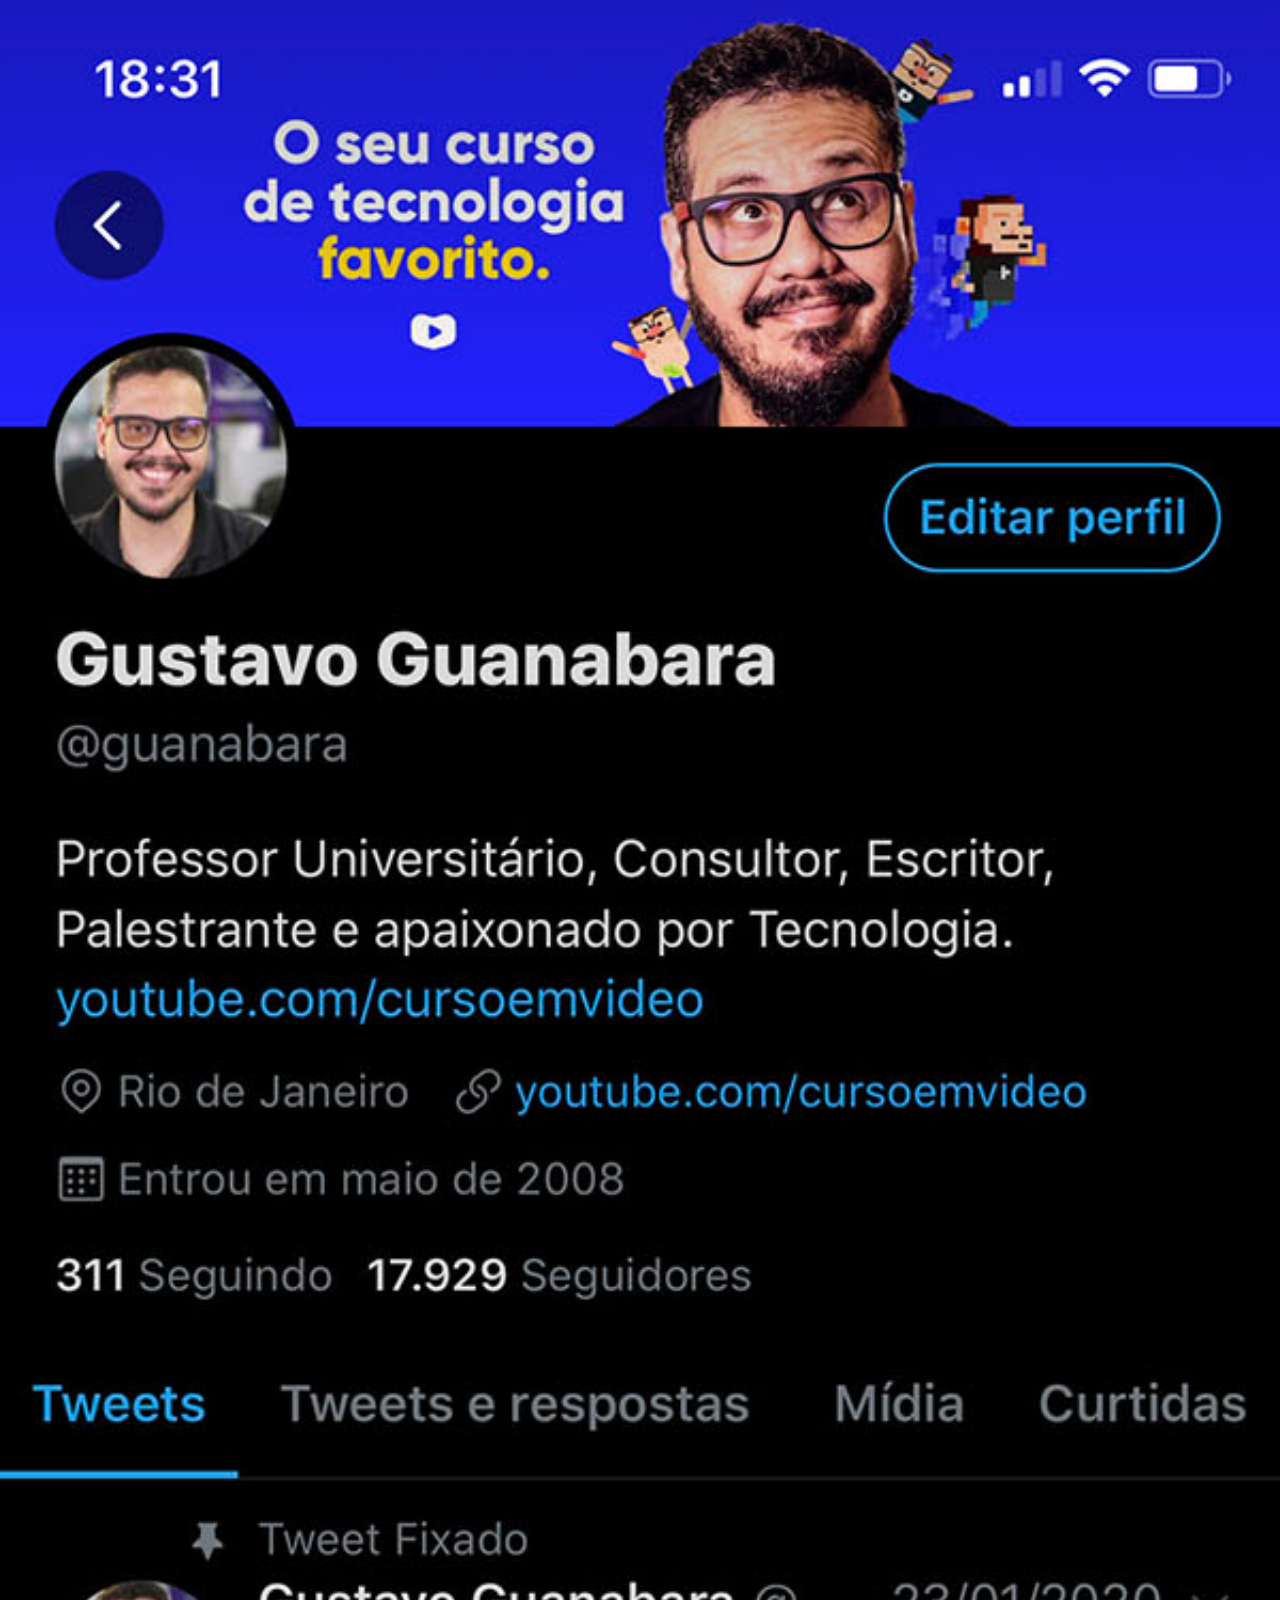
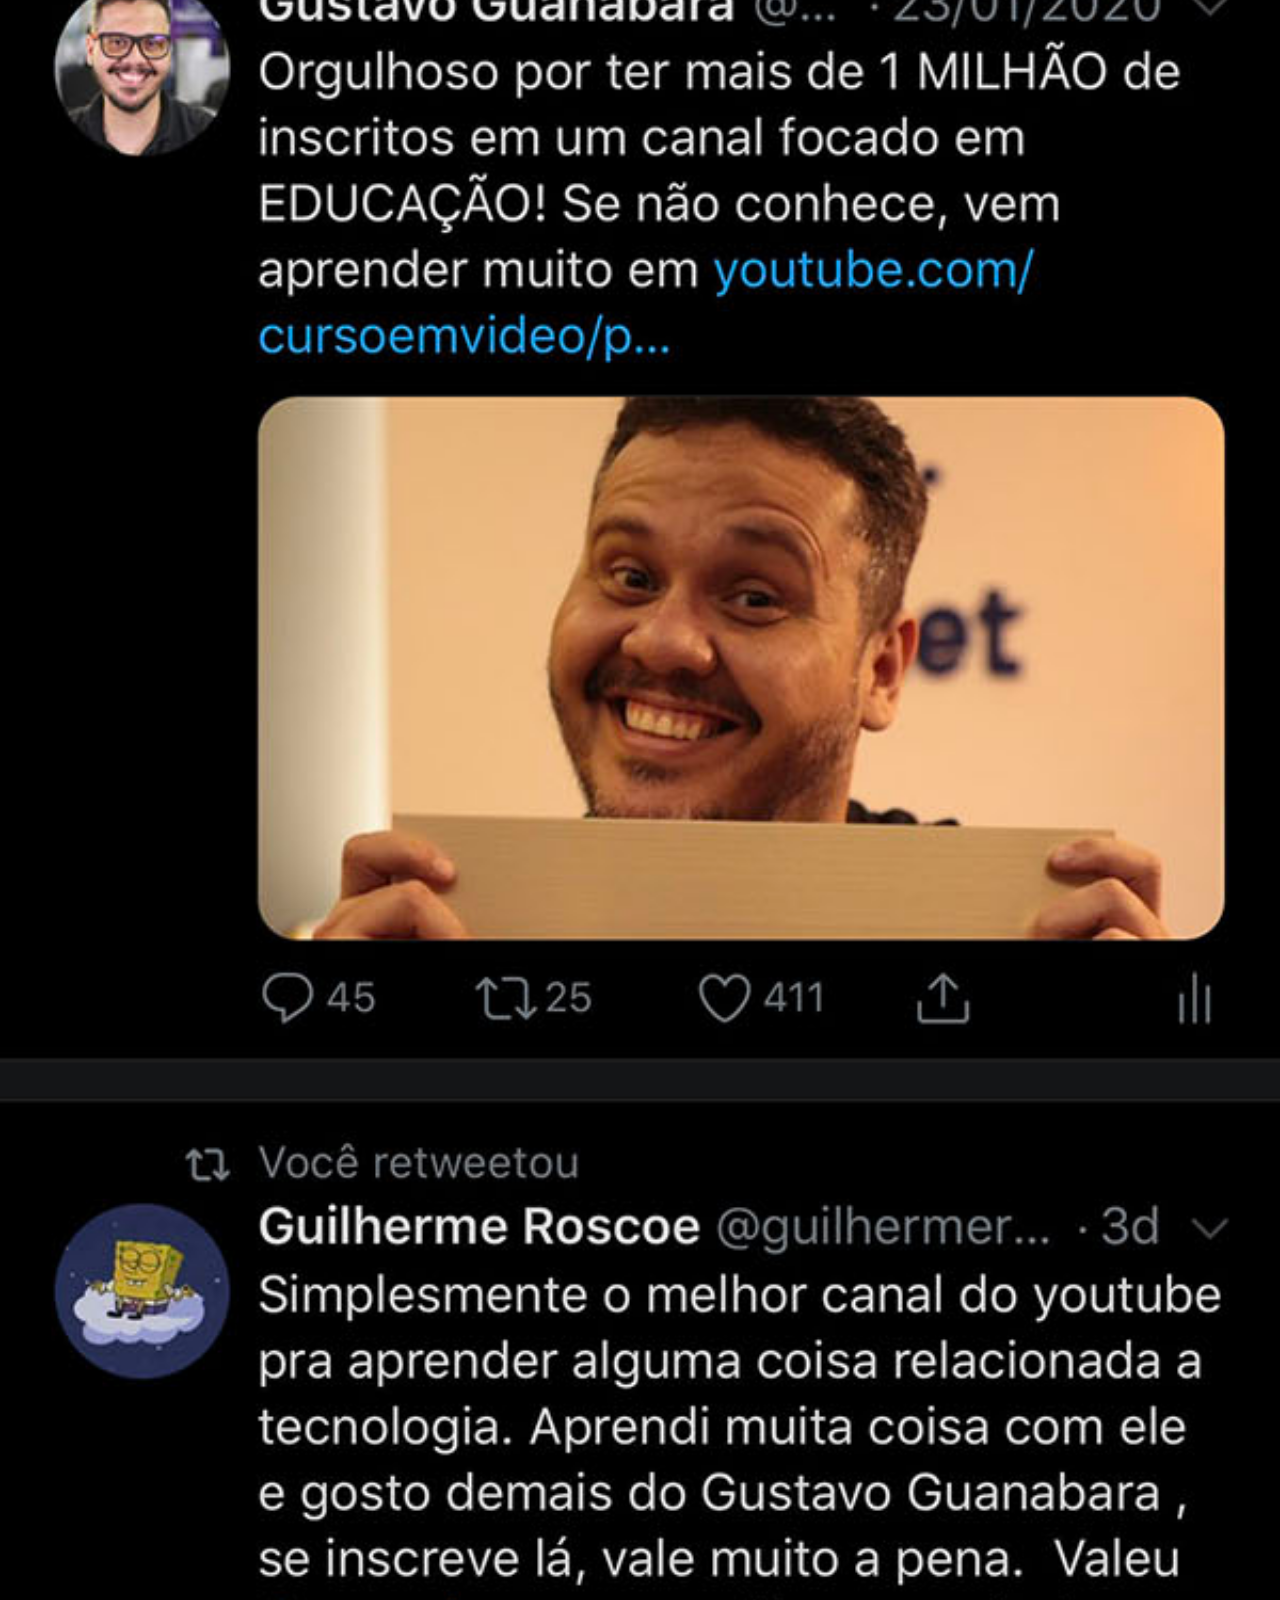
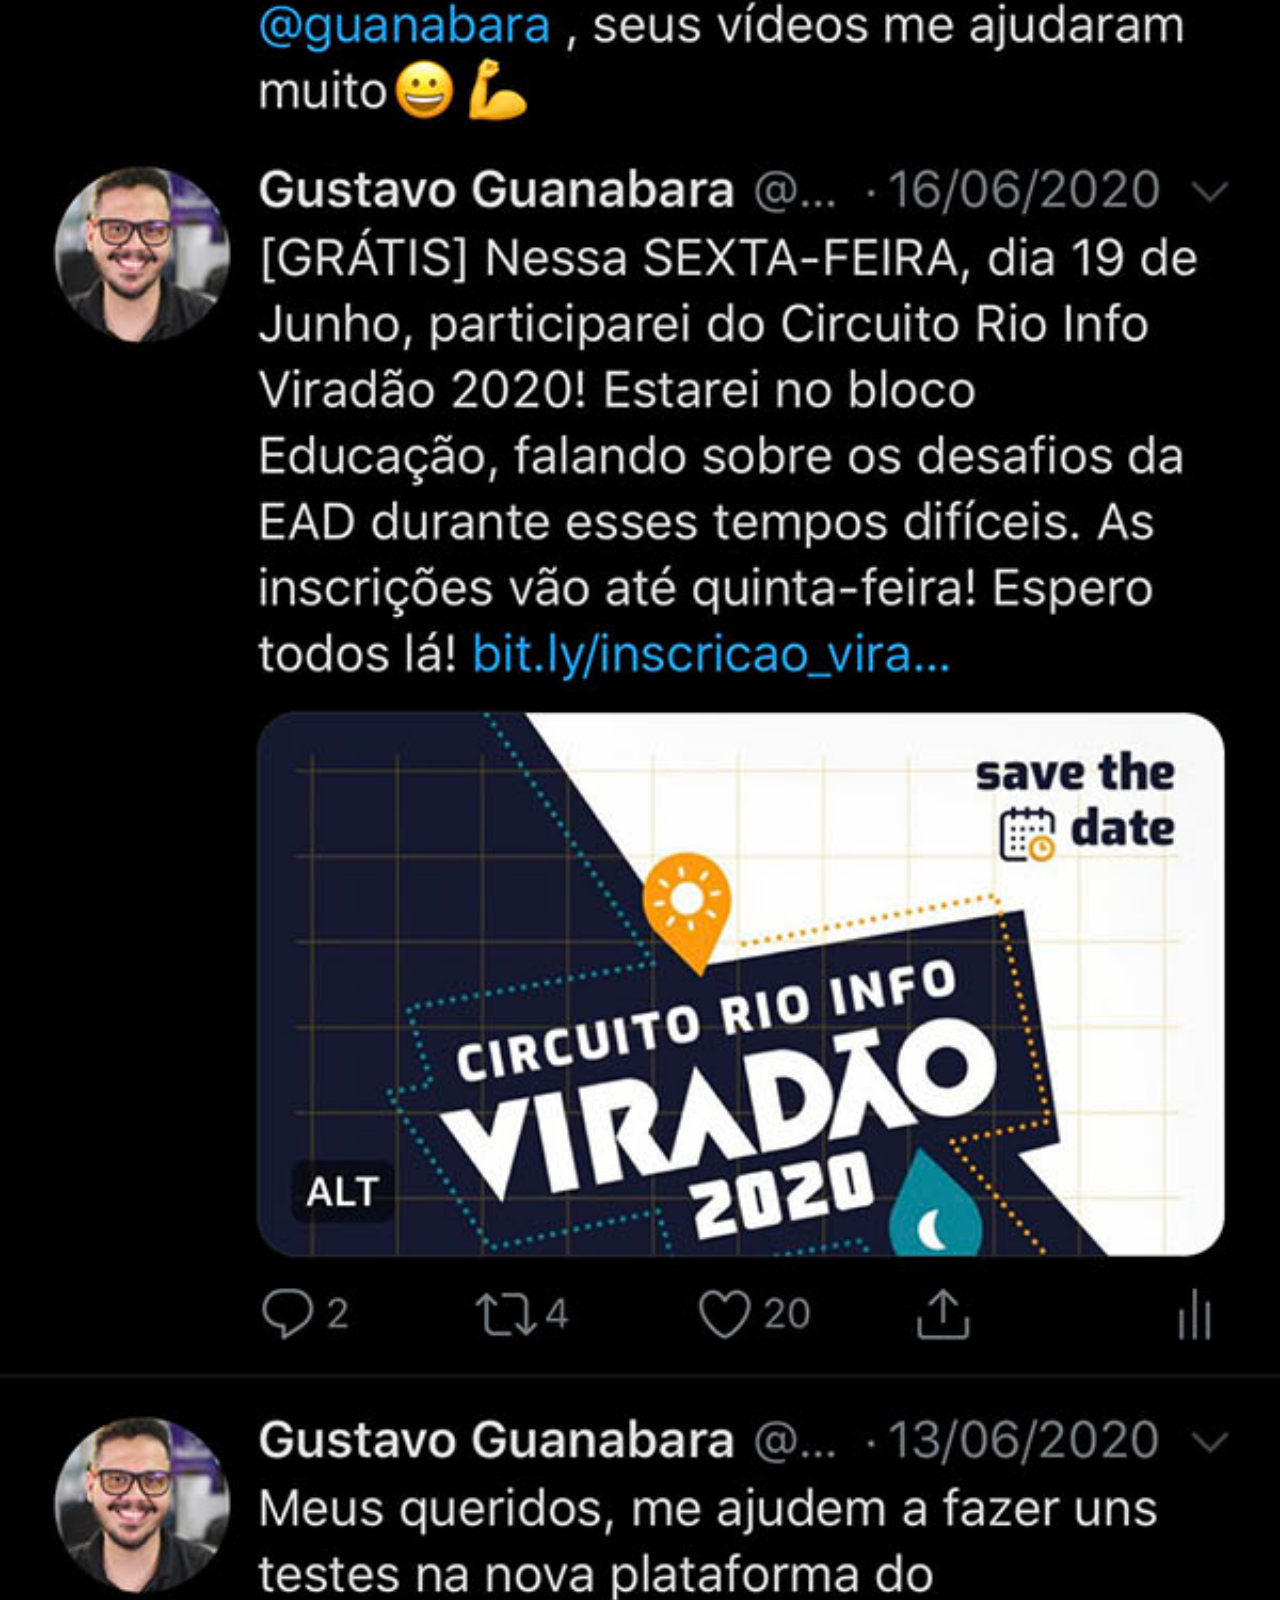
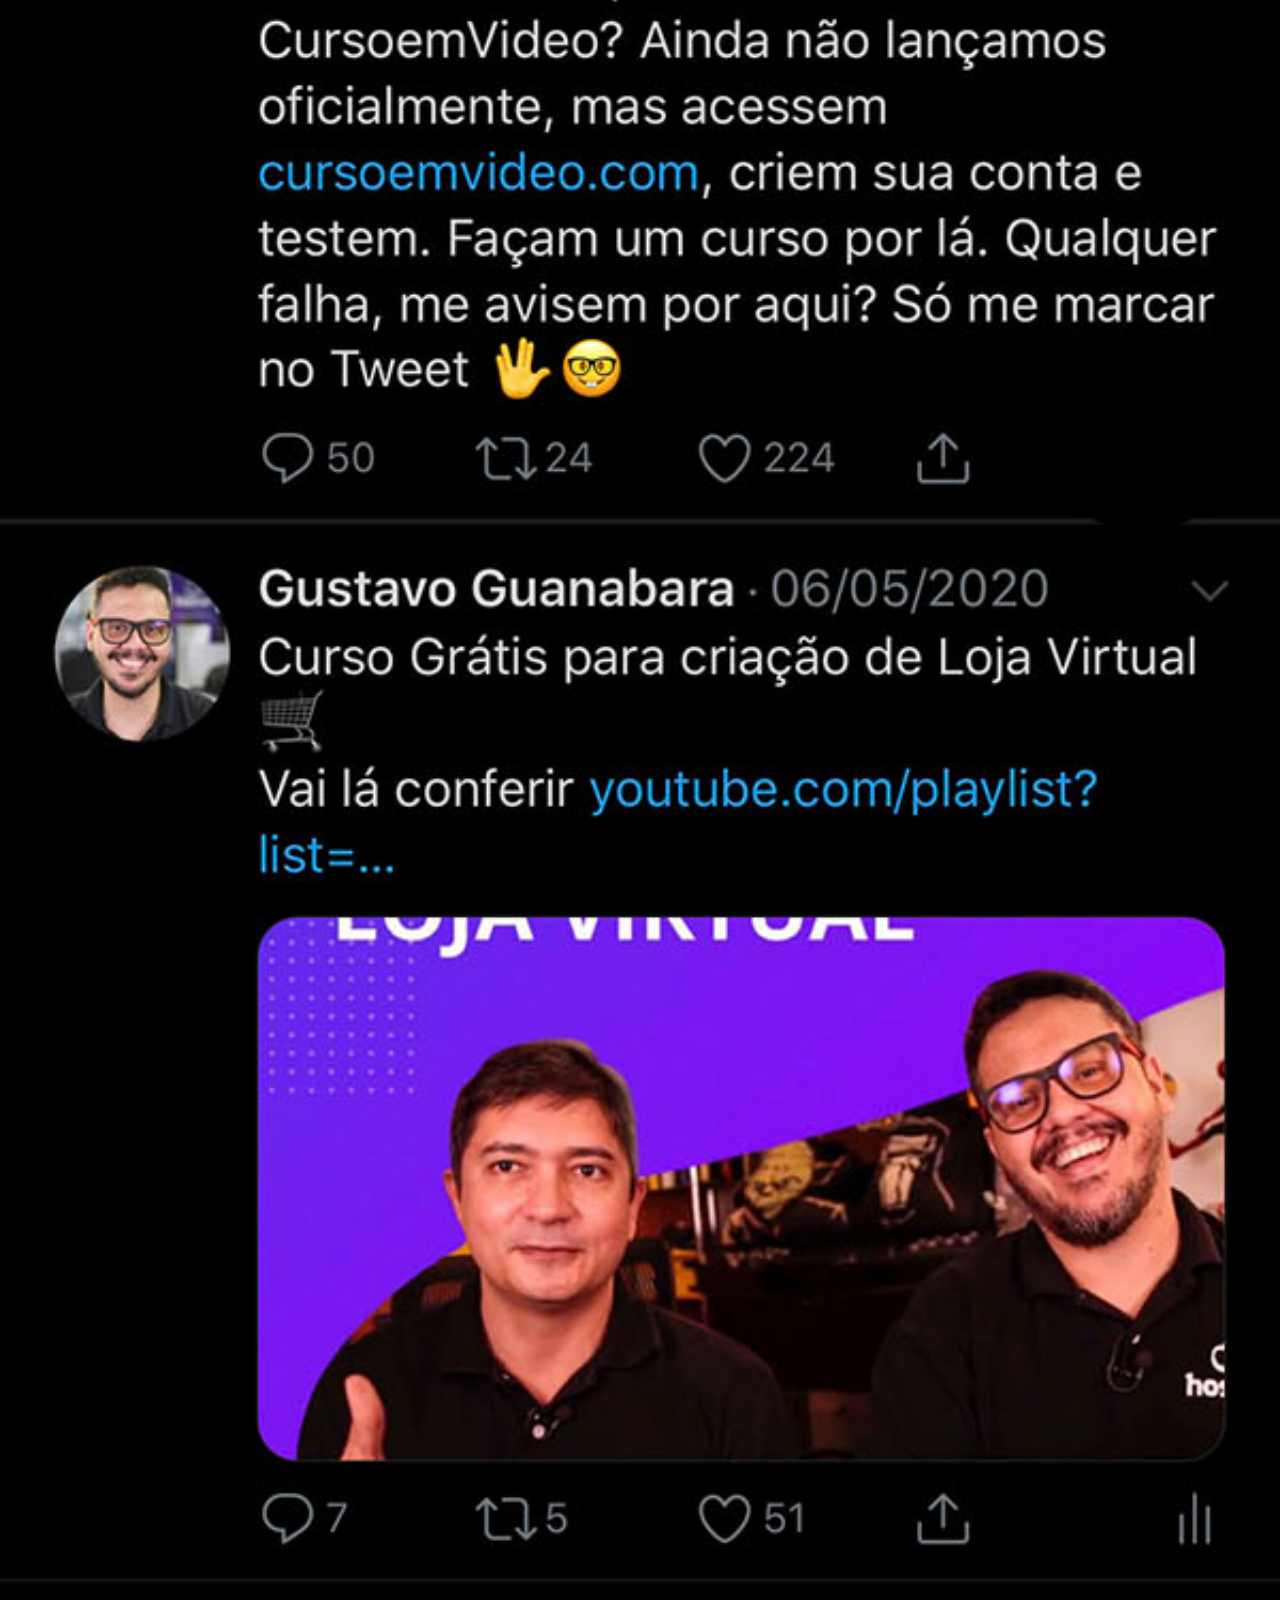
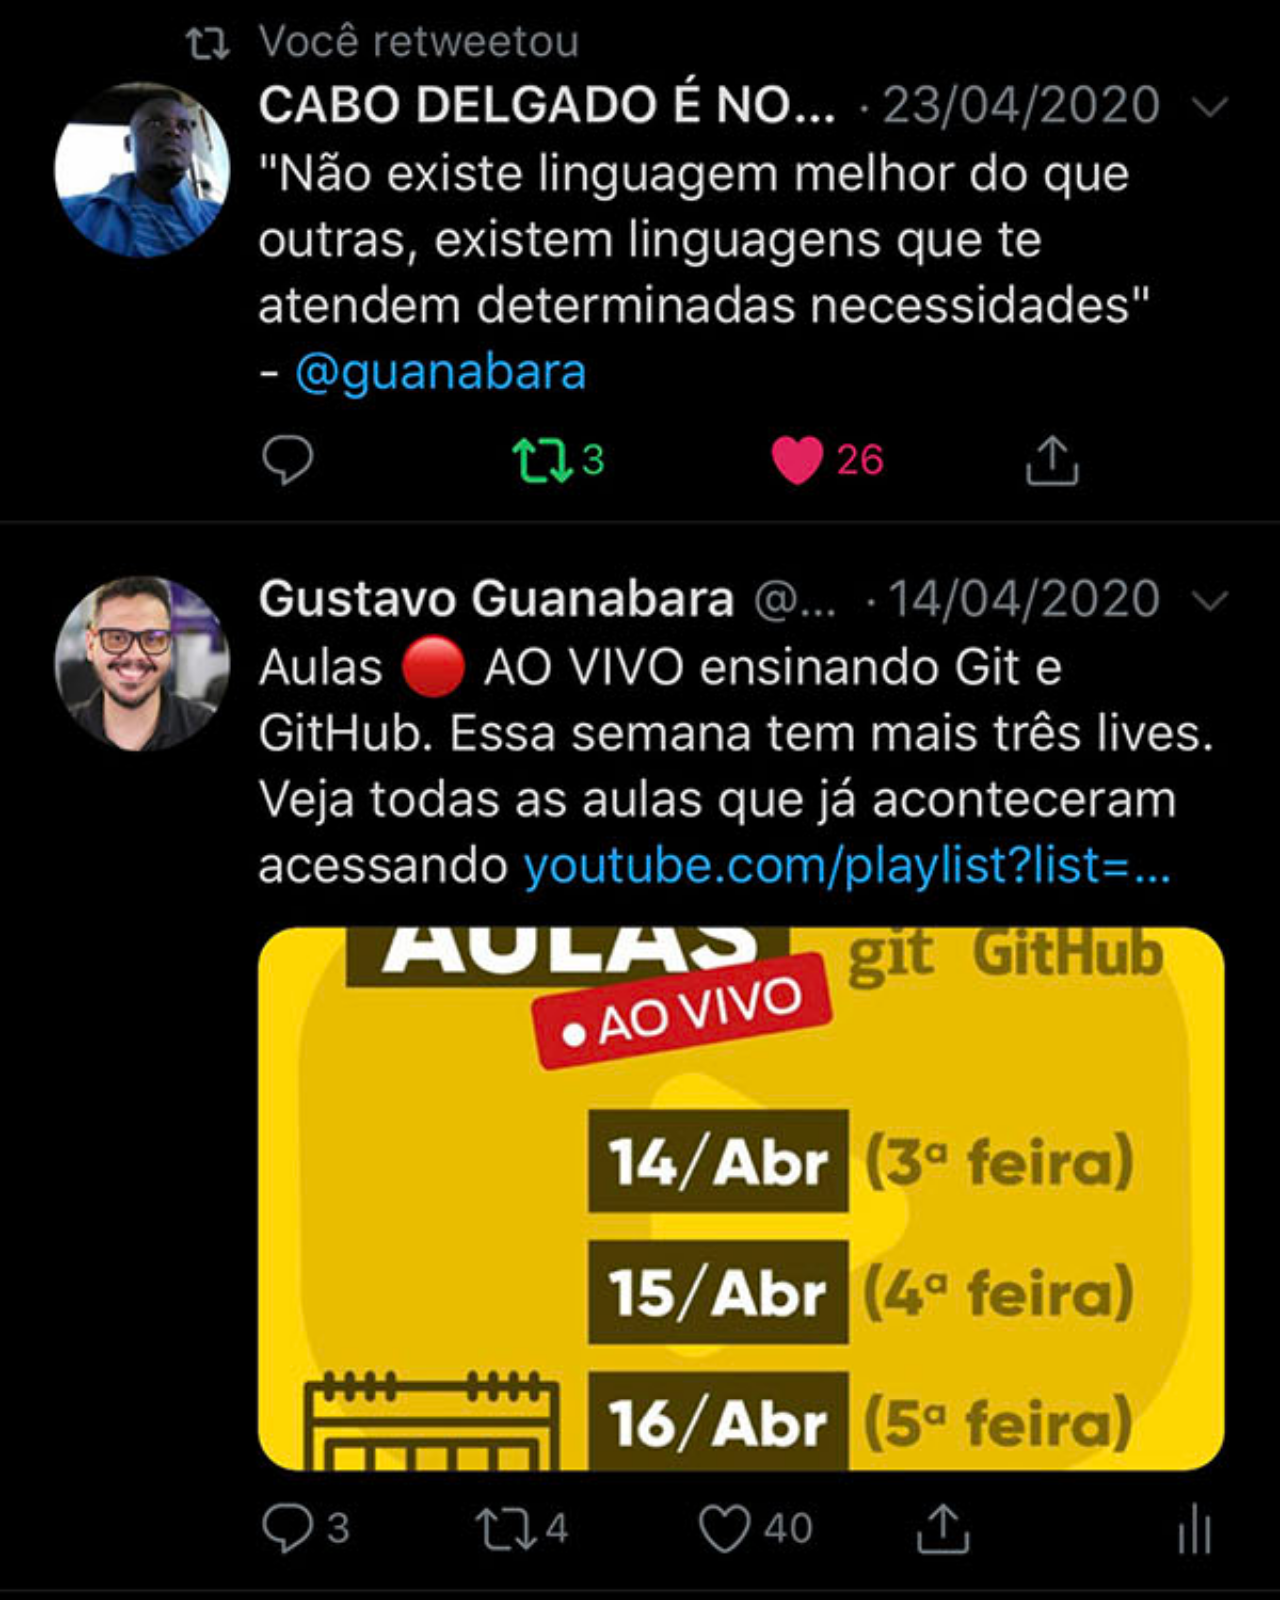
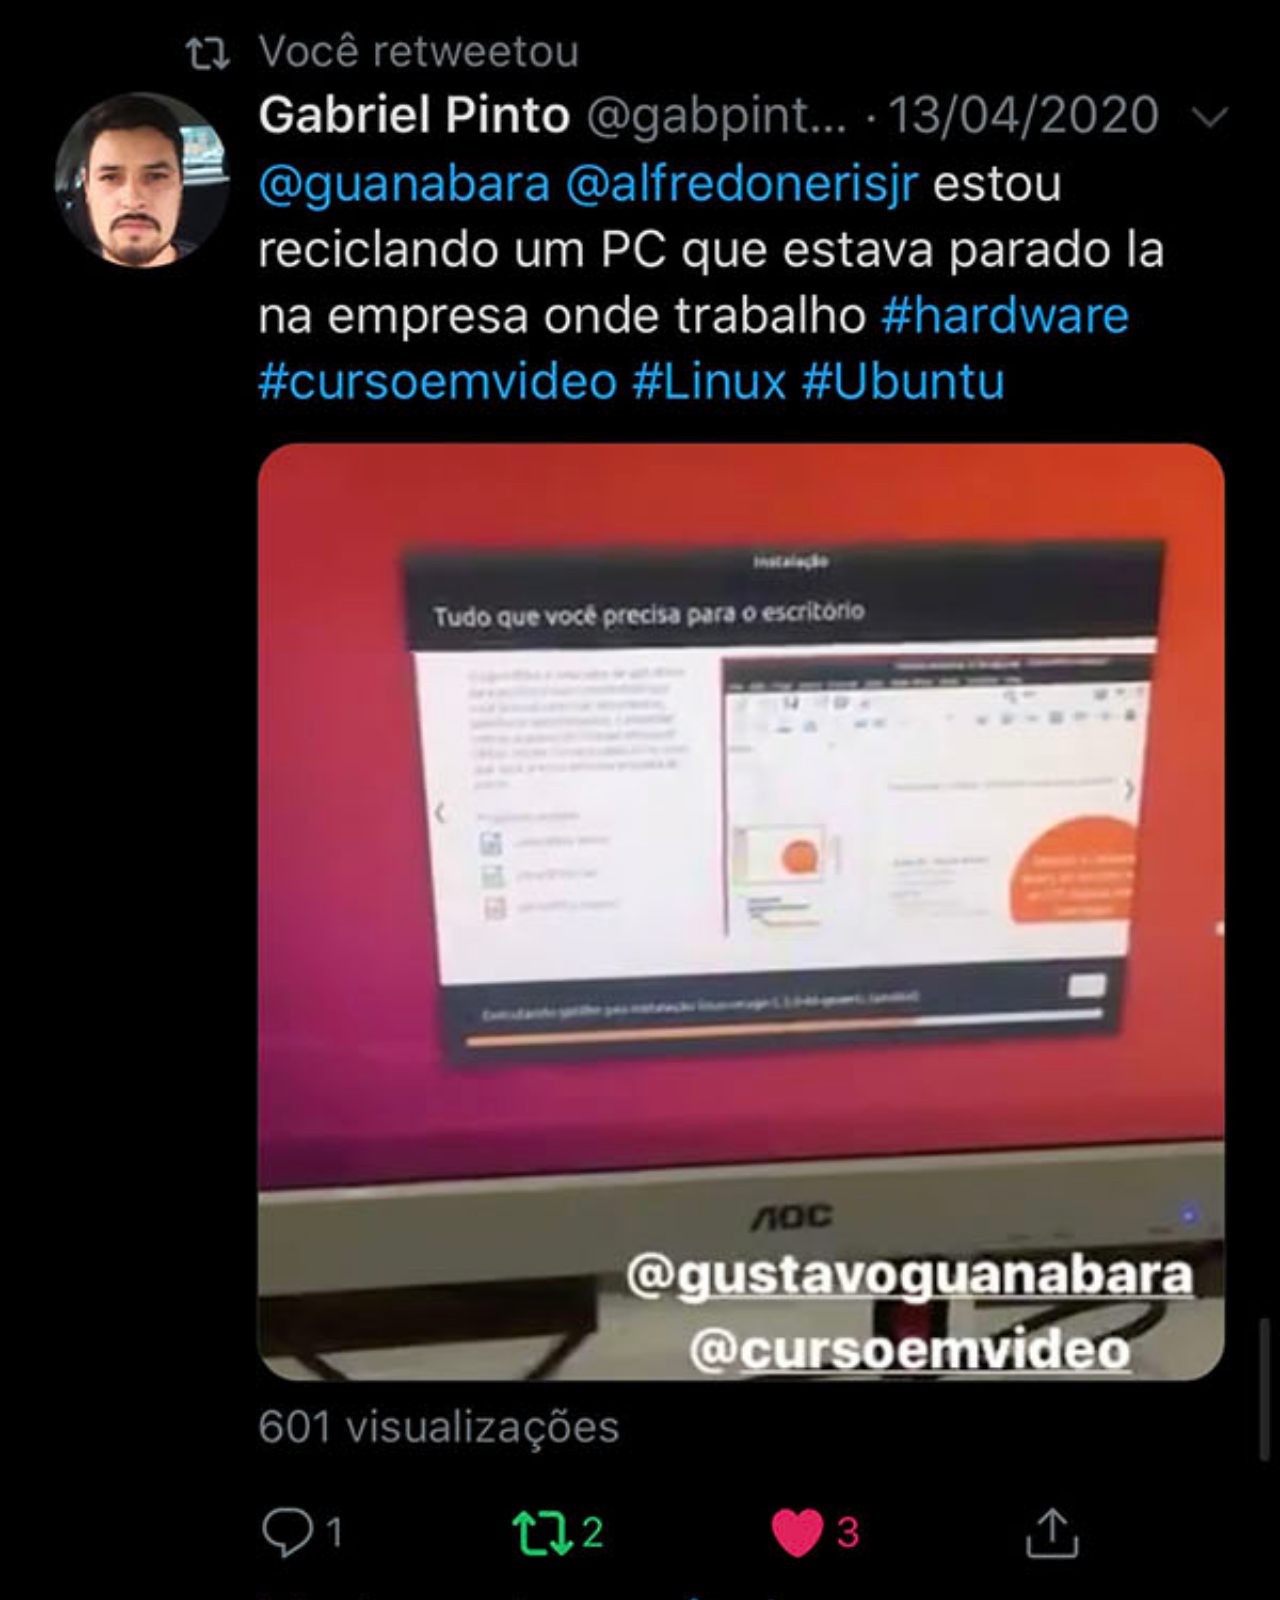
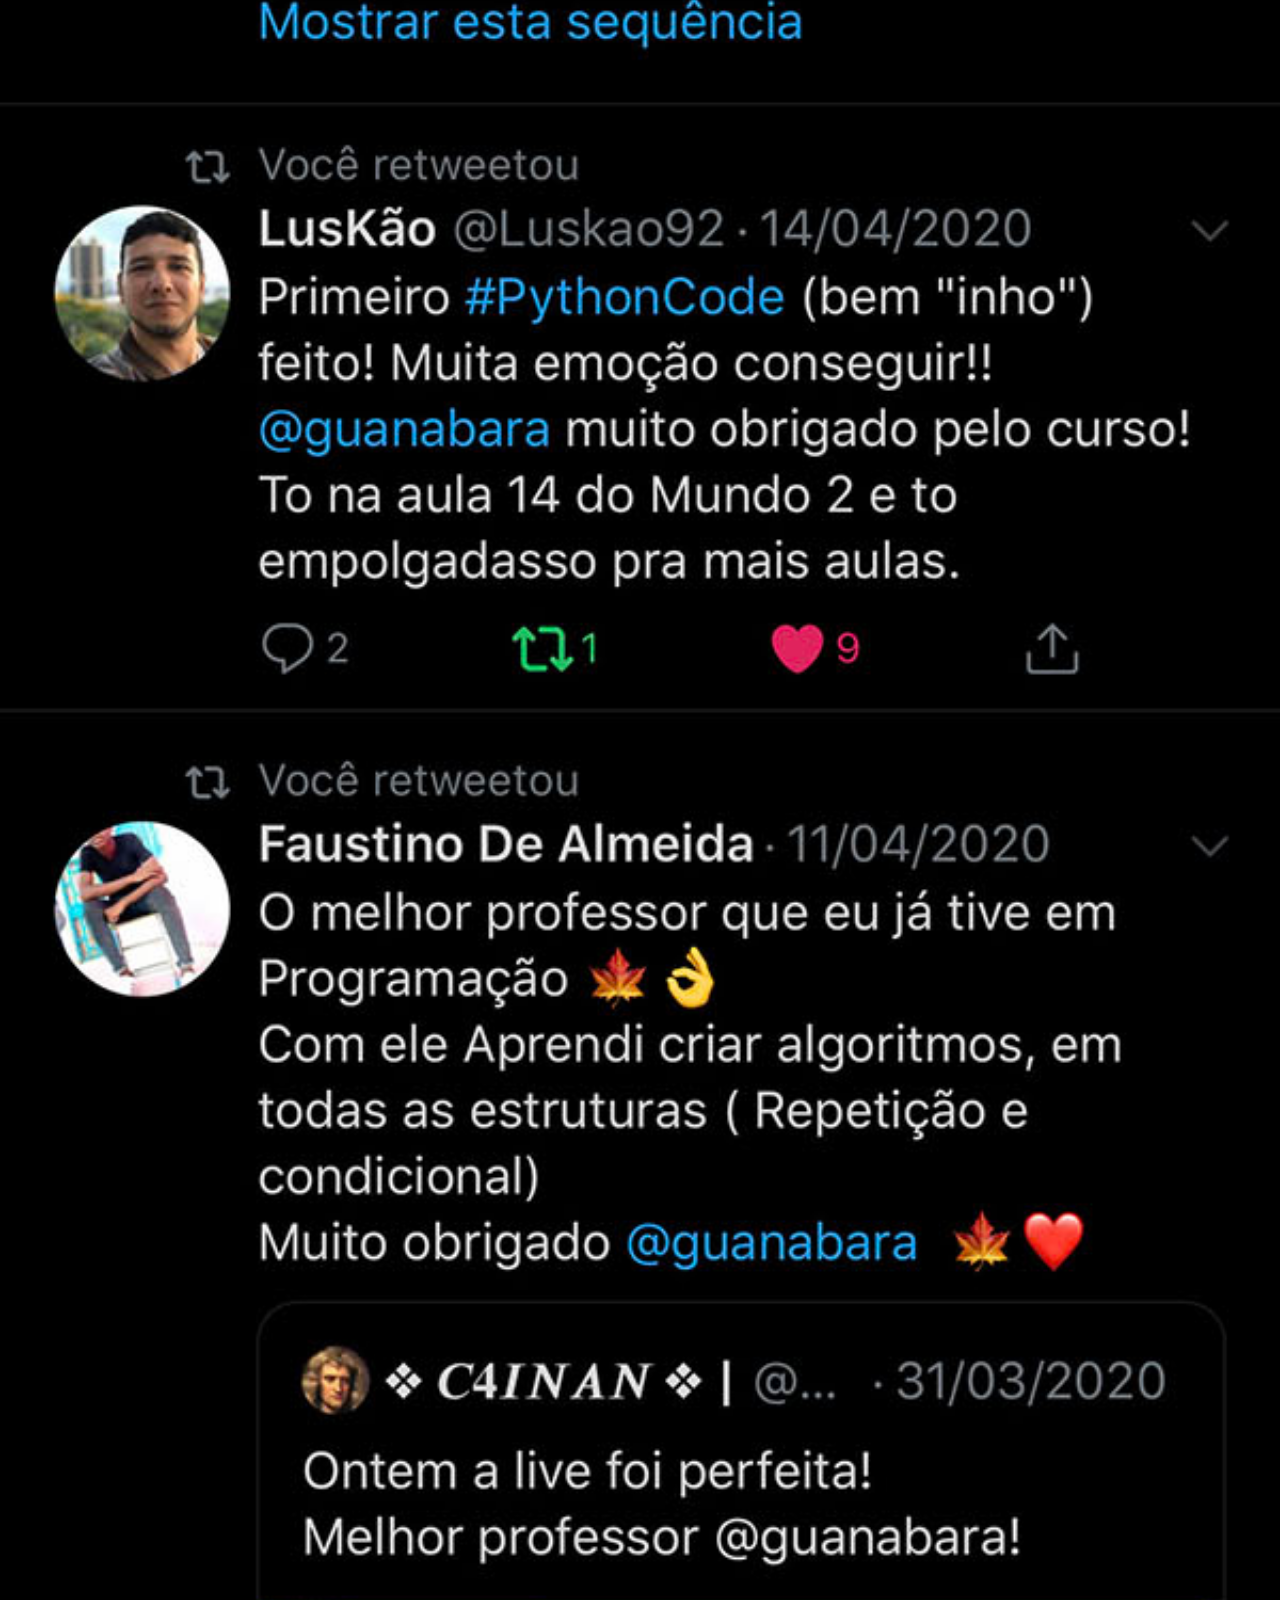
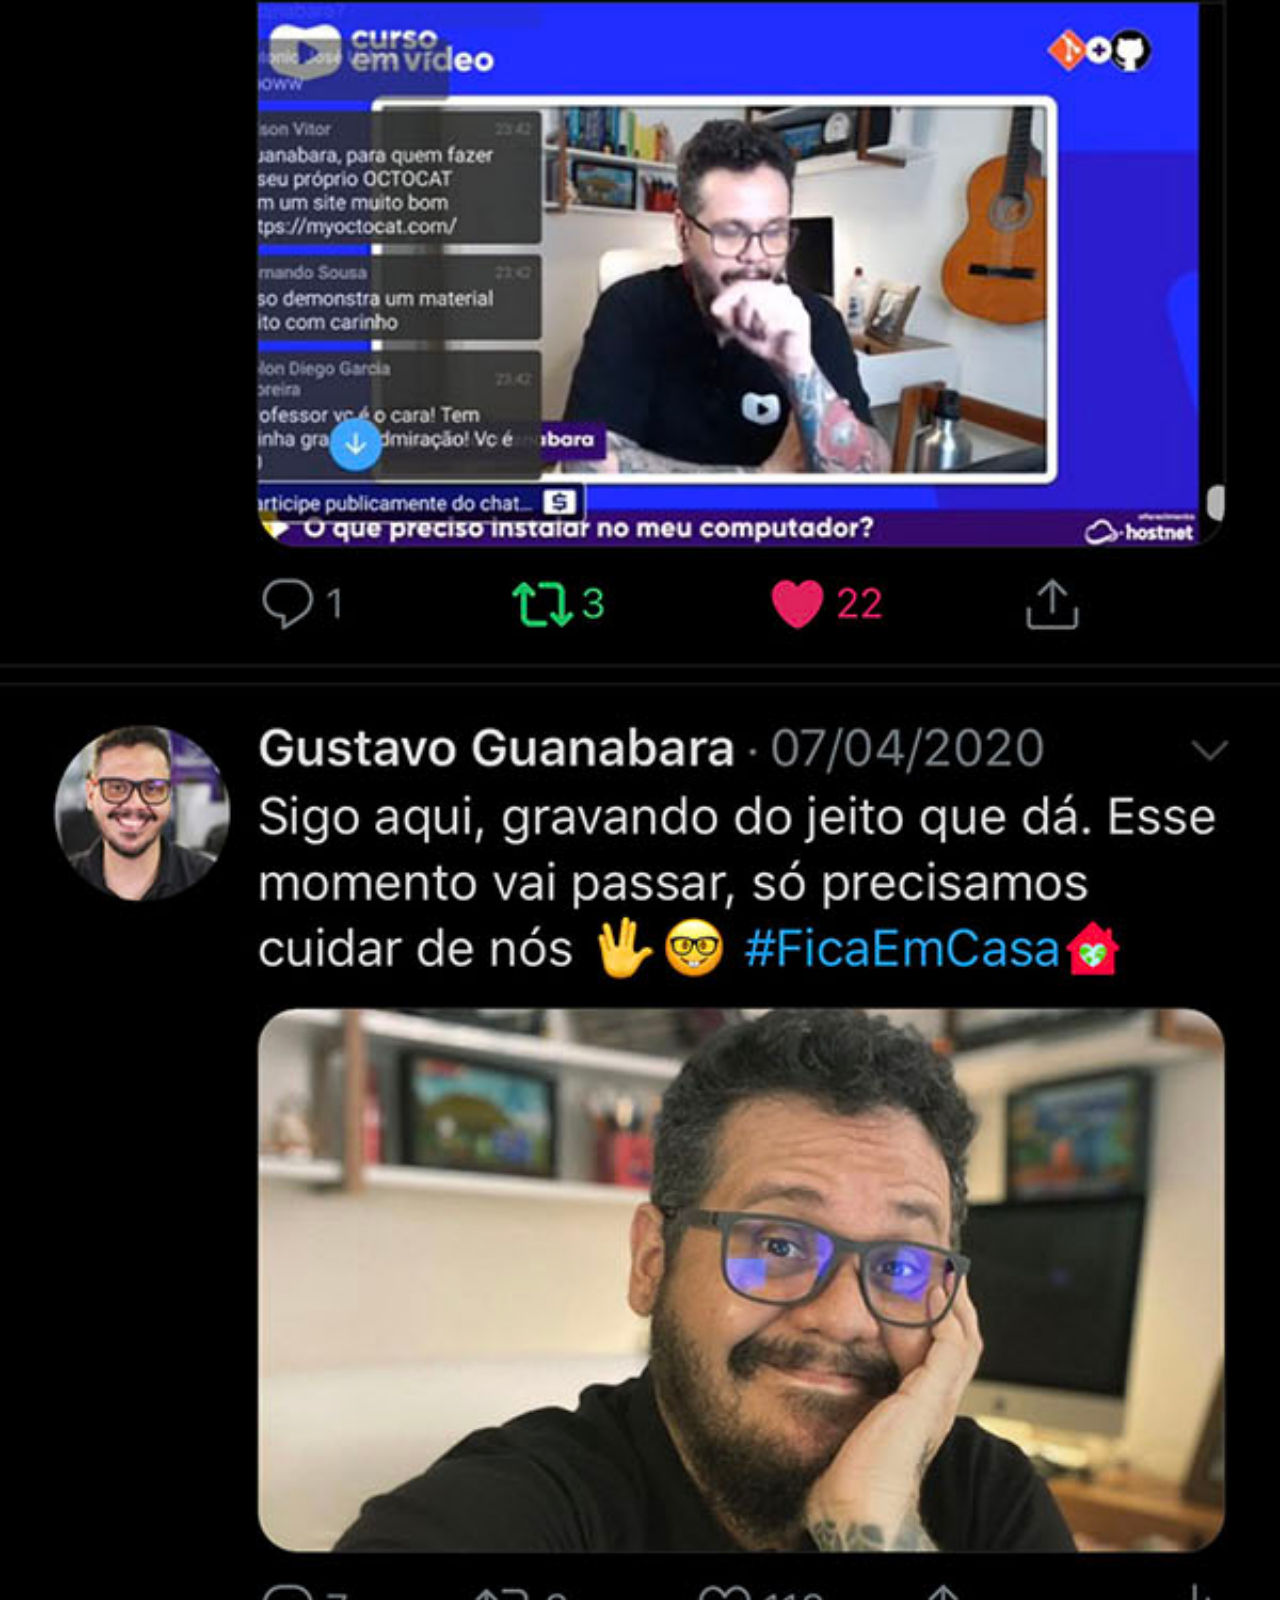
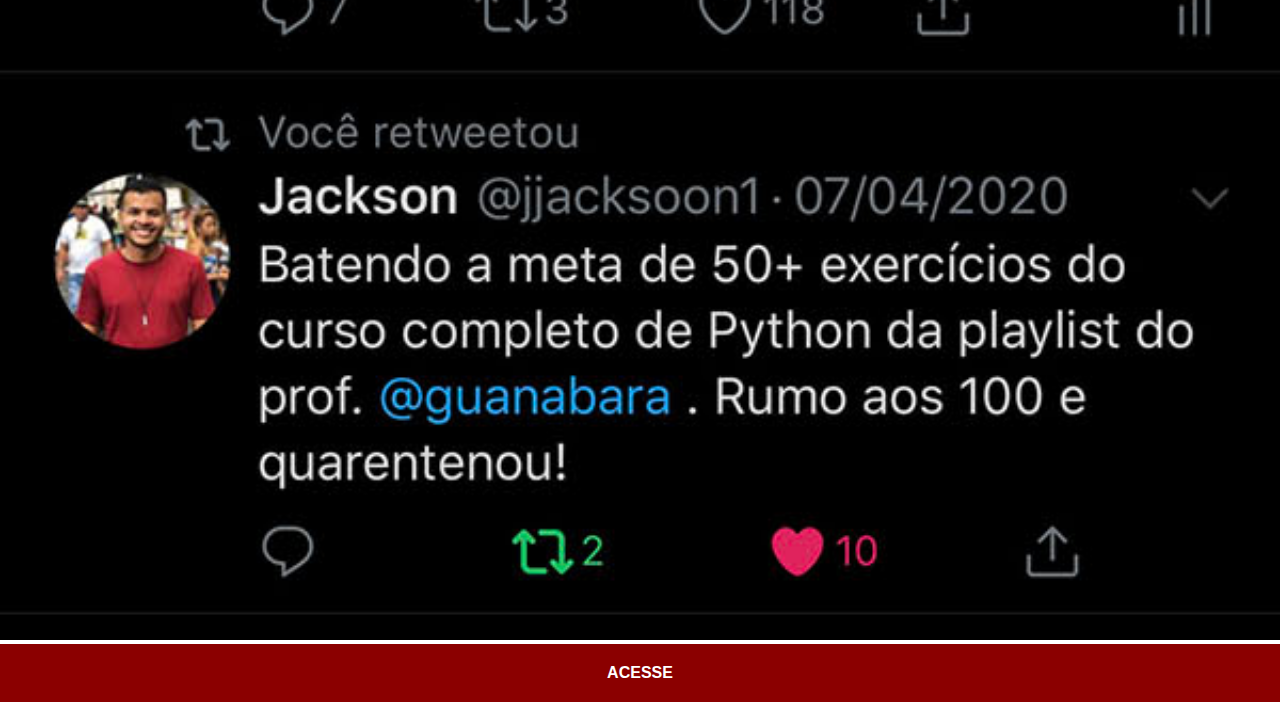
<file: twitter.html>
<!DOCTYPE html>
<html lang="pt-br">
<head>
    <meta charset="UTF-8">
    <meta name="viewport" content="width=device-width, initial-scale=1.0">
    <title>Twitter</title>
    <link rel="stylesheet" href="estilos/social.css">
</head>
<body>
    <img src="imagens/tela-twitter.jpg" alt="Twitter">
    <a href="https://twitter.com/guanabara">ACESSE</a>
</body>
</html>
</file>
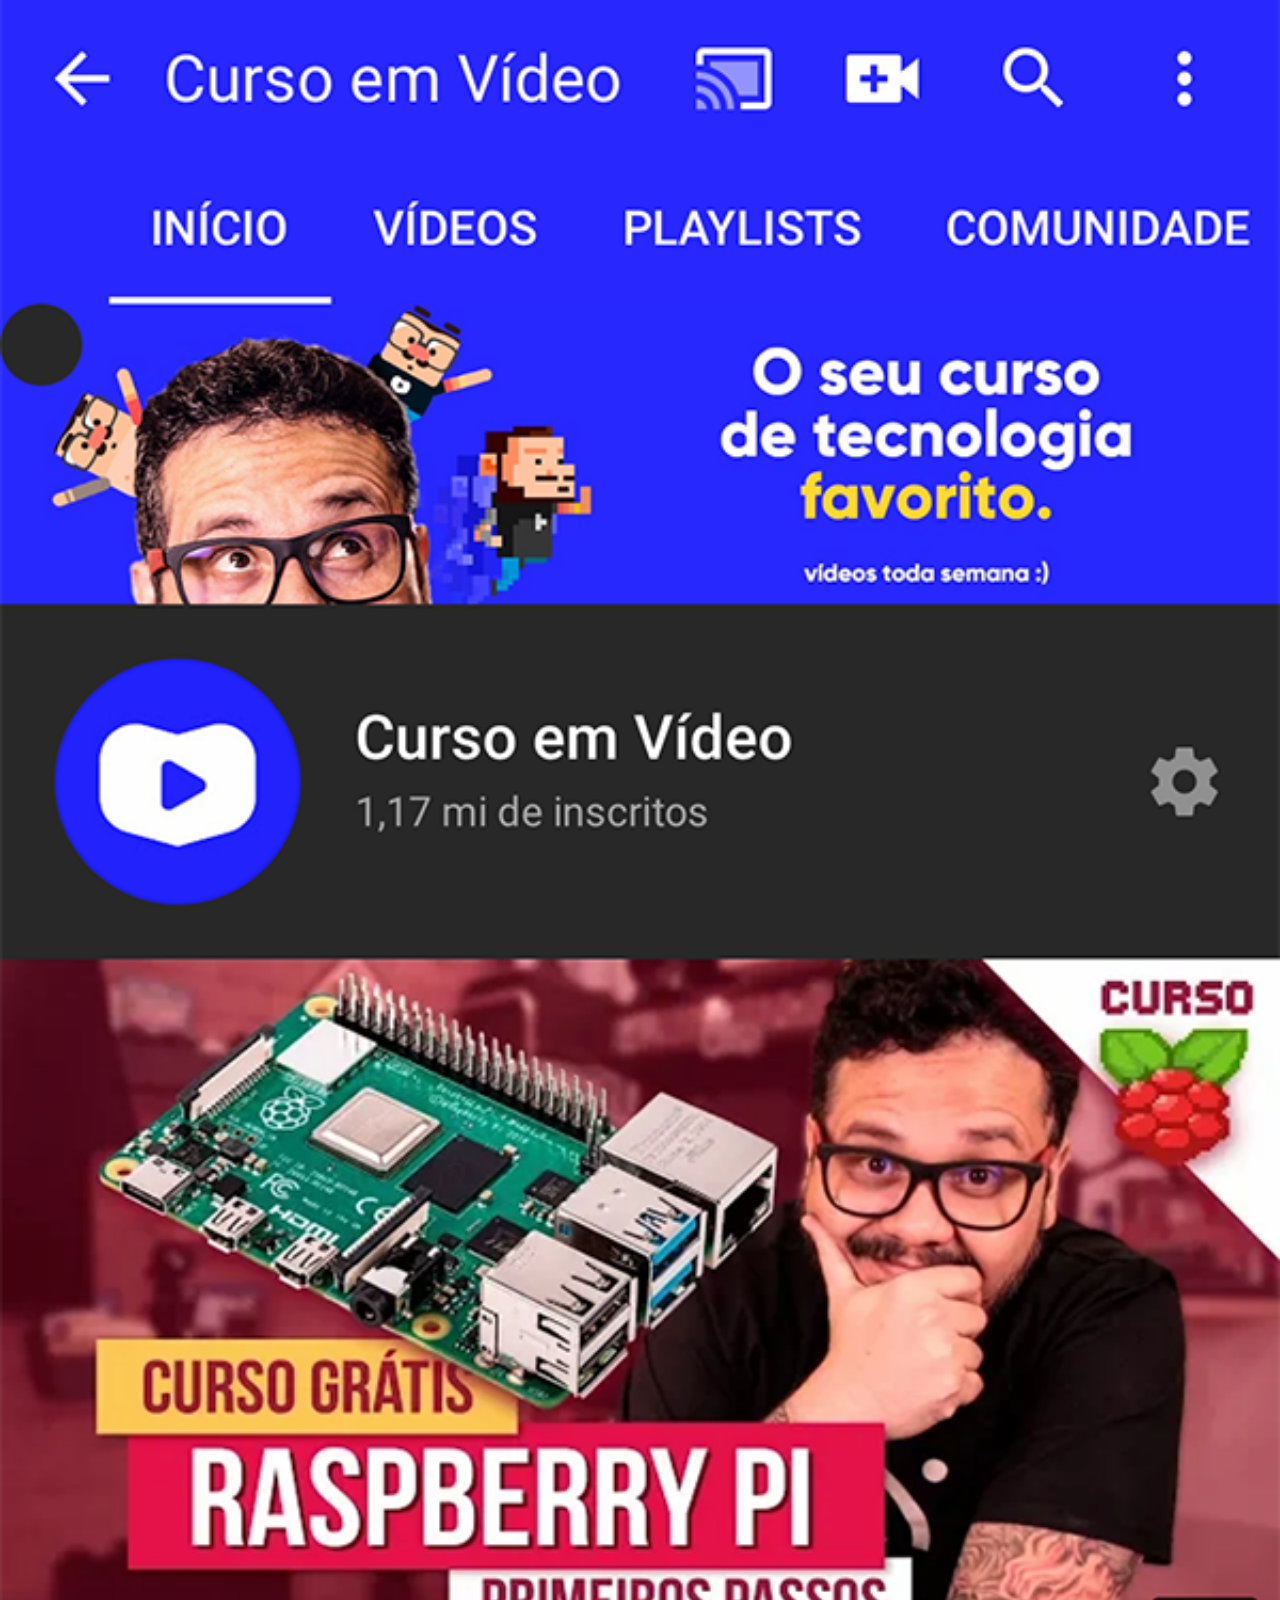
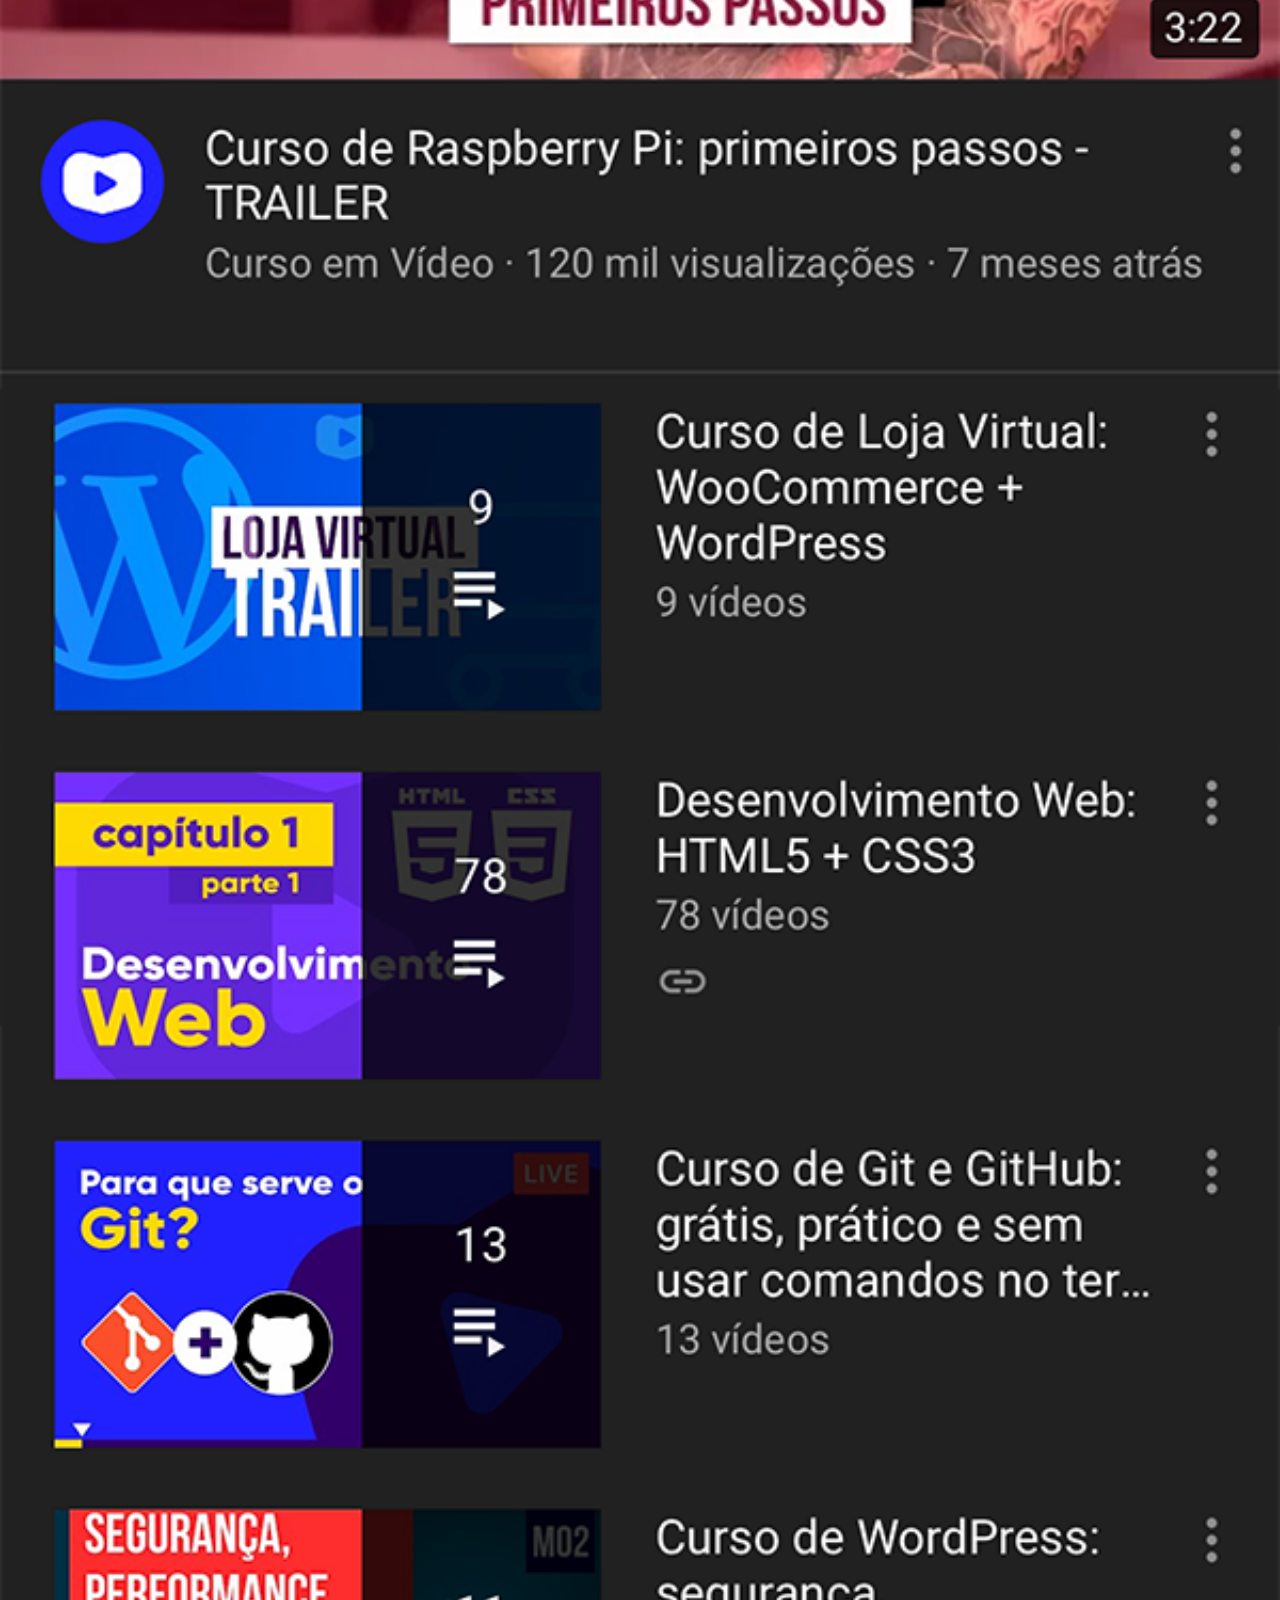
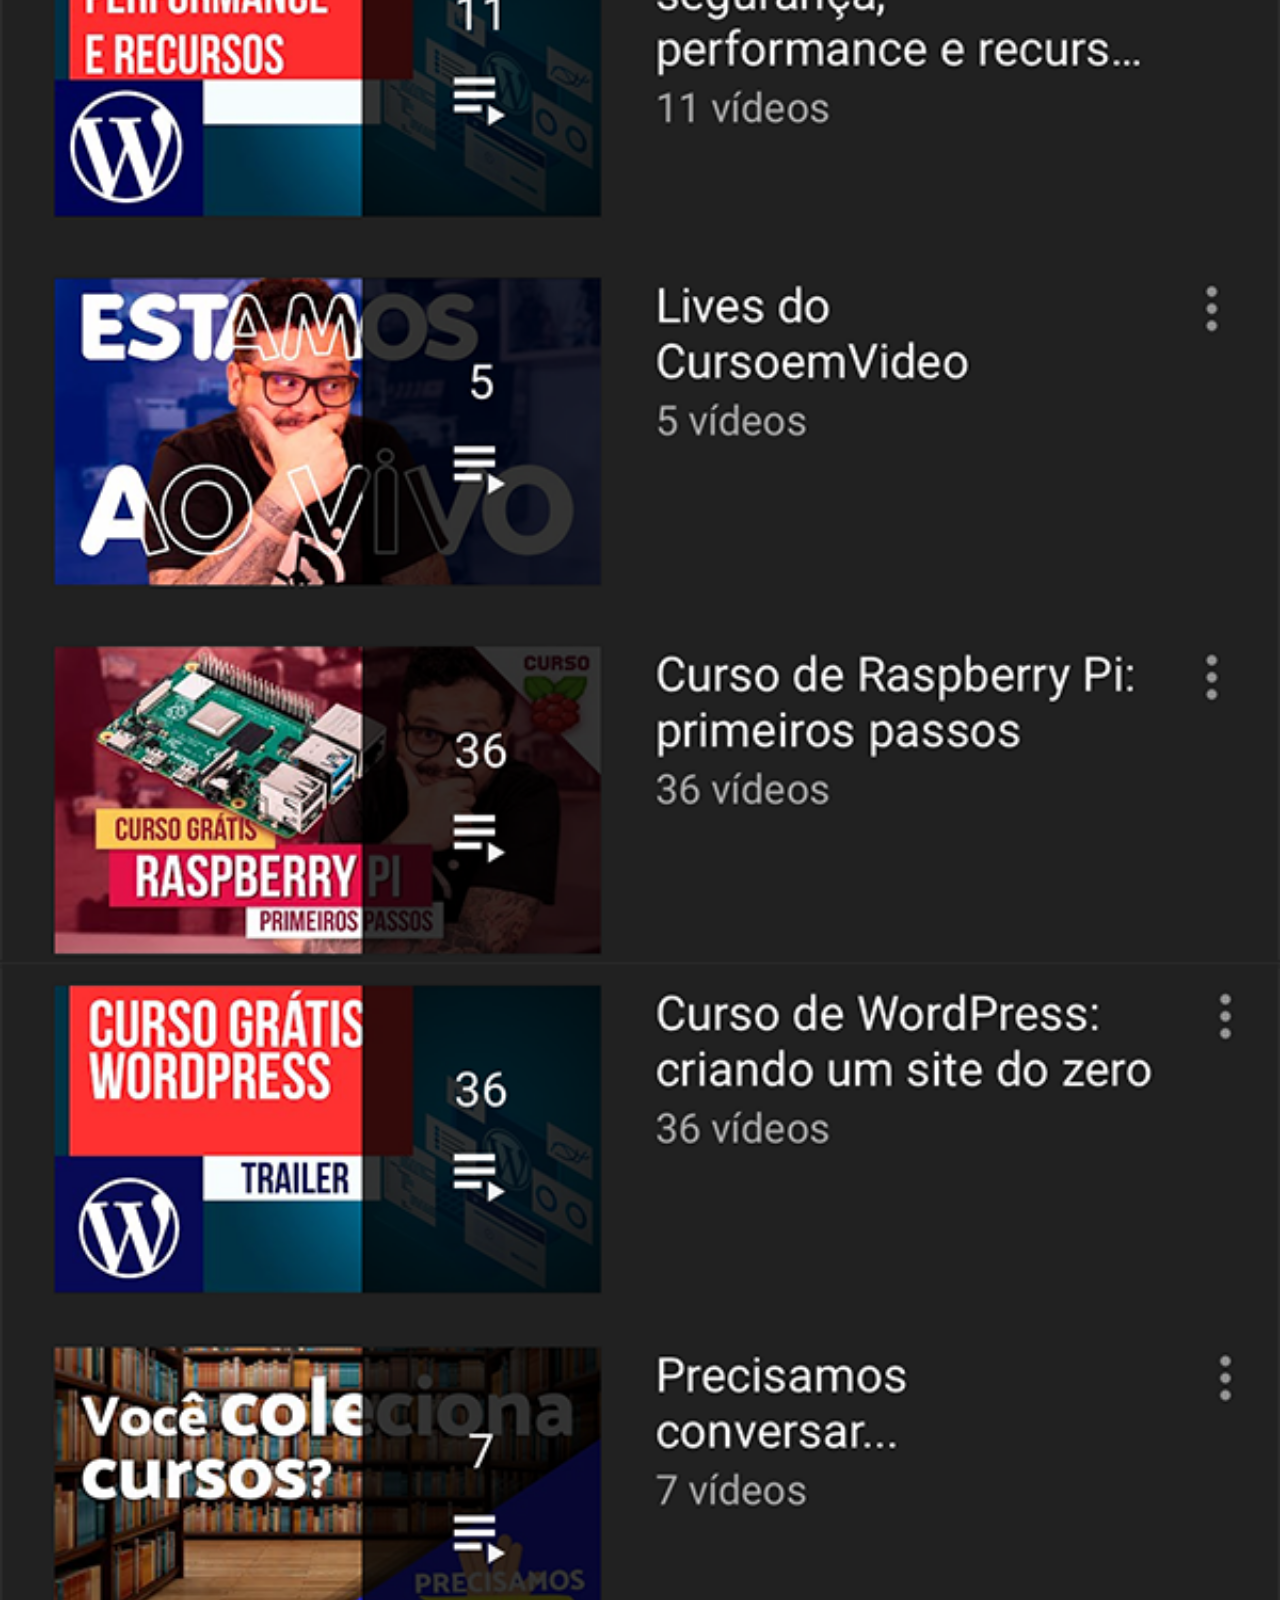
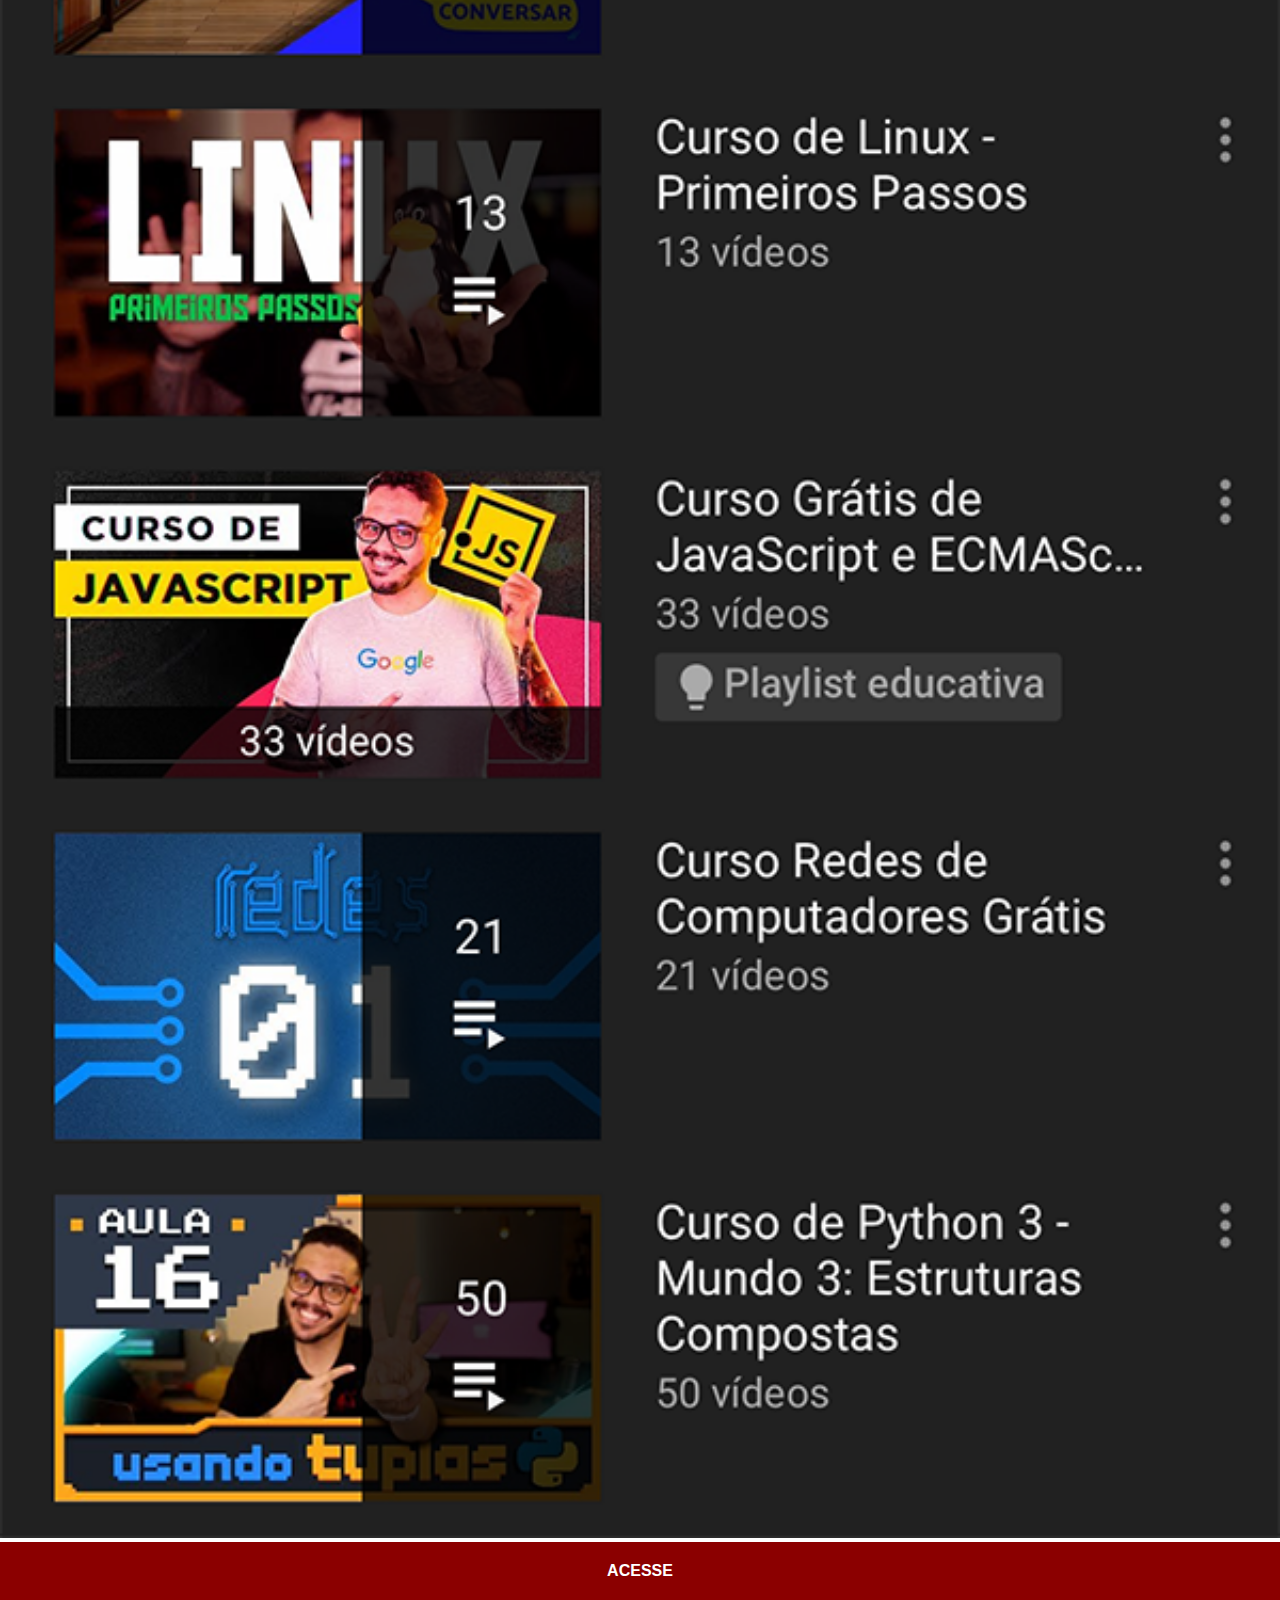
<file: youtube.html>
<!DOCTYPE html>
<html lang="pt-br">
<head>
    <meta charset="UTF-8">
    <meta name="viewport" content="width=device-width, initial-scale=1.0">
    <title>Youtube</title>
    <link rel="stylesheet" href="estilos/social.css">
</head>
<body>
    <img src="imagens/tela-youtube.png" alt="Youtube">
    <a href="https://www.youtube.com/@CursoemVideo/videos" target="_blank">ACESSE</a>
</body>
</html>
</file>
<file: estilos/style.css>
@charset "UTF=8";

* {
    margin: 0px;
    padding: 0px;
    font-family: Arial, Helvetica, sans-serif;
}

html, body {
    height: 100vh;
    width: 100vw;
    background-color: black;
}

body {
    background: url('../imagens/fundo-madeira.jpg') no-repeat top center;
    background-size: cover;
    background-attachment: fixed;
}

main {
    position: relative;
    height: 100vh;
}

section#telefone {
    position: absolute;
    top: 50%;
    left: 50%;
    transform: translate(-50%, -50%);

    height: 627px;
    width: 311px;
    background: url('../imagens/frame-iphone.png') no-repeat;
}

iframe#tela {
    position: relative;
    top: 80px;
    left: 22px;
    width: 267px;
    height: 471px;
}

section#redes-sociais {
    text-align: right;
}

section#redes-sociais img {
    width: 50px;
    margin: 10px;
    border-radius: 50%;
    box-shadow: 2px 2px 5px rgba(0, 0, 0, 0.400);
    box-sizing: border-box;
}

section#redes-sociais img:hover {
    border: 4px solid rgba(255, 255, 255, 0.637);
    transform: translate(-3px, -3px);
    box-shadow: 5px 5px 10px rgba(0, 0, 0, 0.400);
    transition: transform .4s, border .4s;
}
</file>
<file: estilos/social.css>
@charset "UTF=8";

* {
    margin: 0px;
    padding: 0px;
    font-family: Arial, Helvetica, sans-serif;
}

::-webkit-scrollbar {
    width: 0px;
    height: 0px;
}

img {
    width: 100vw;
}

a {
    display: block;
    padding: 20px;
    background-color: darkred;
    color: white;
    text-decoration: none;
    text-align: center;
    font-weight: bolder;
}

a:hover {
    background-color: red;
}
</file>
